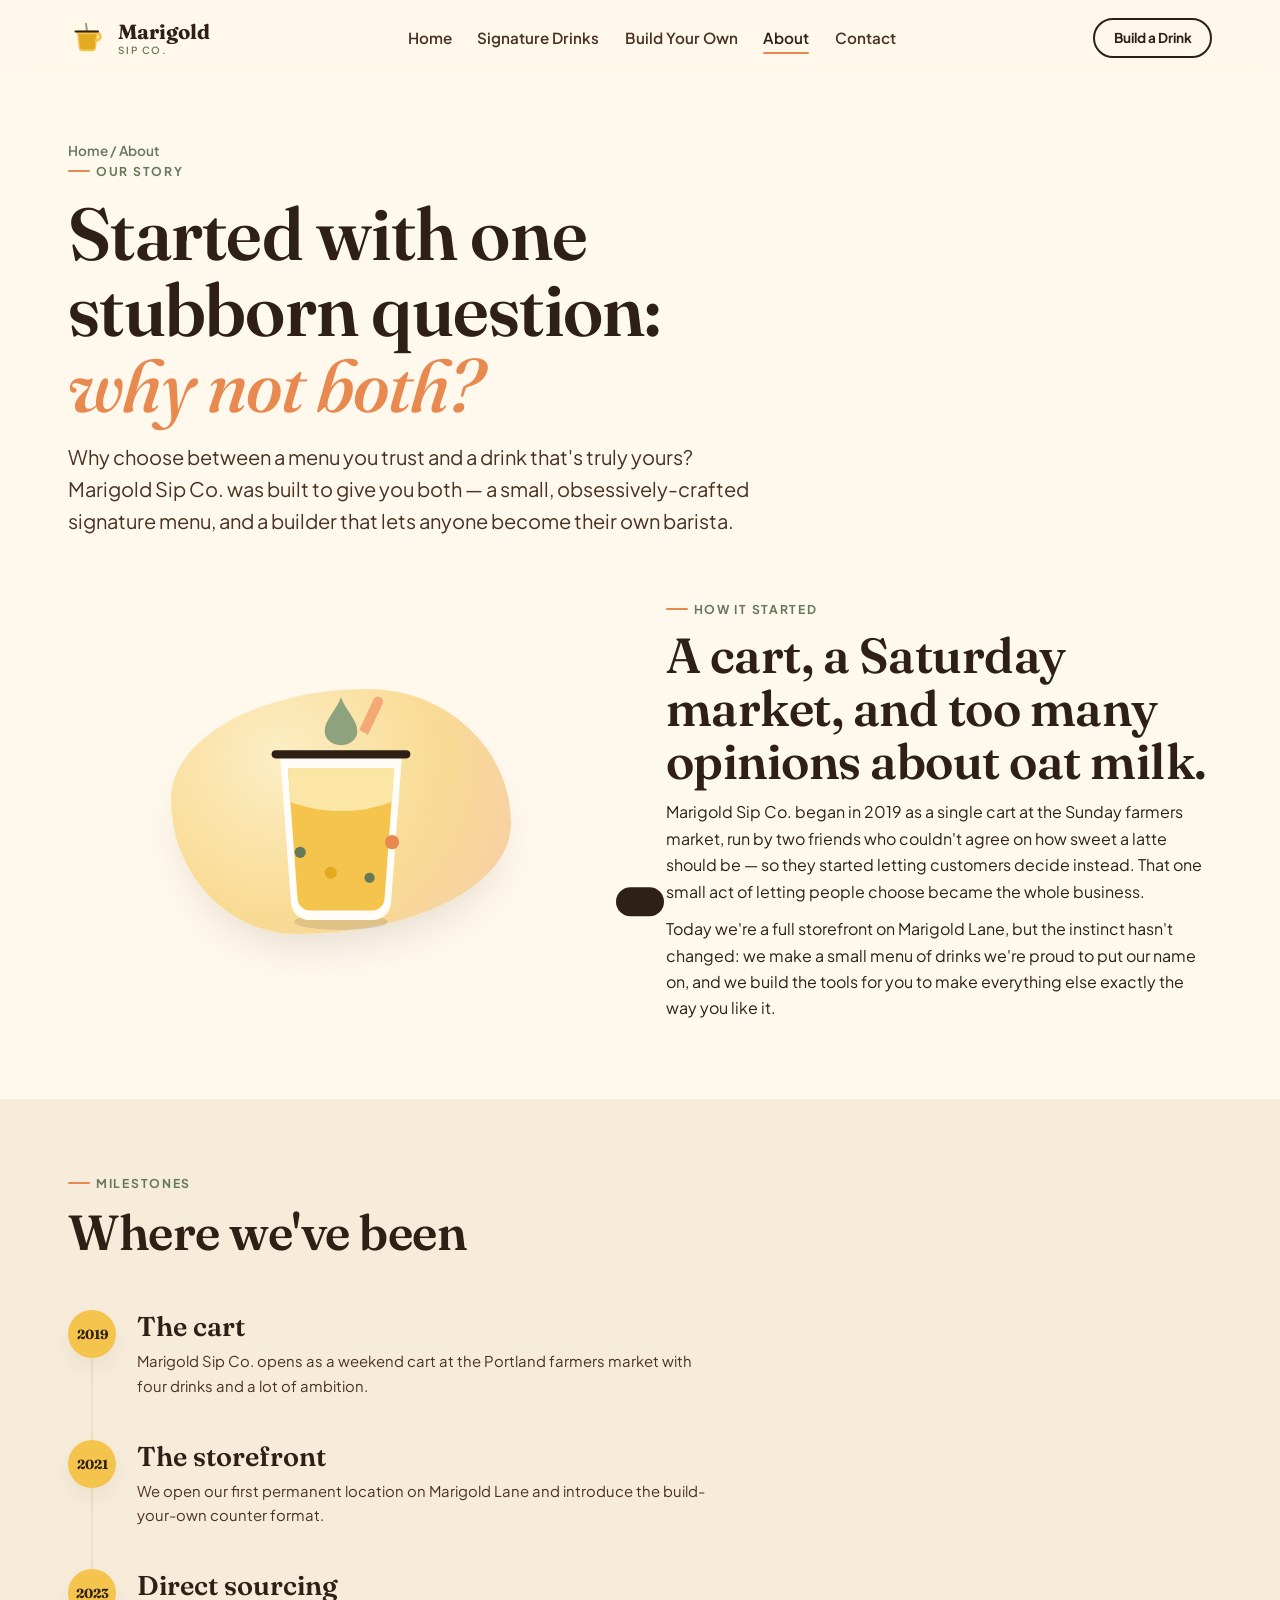
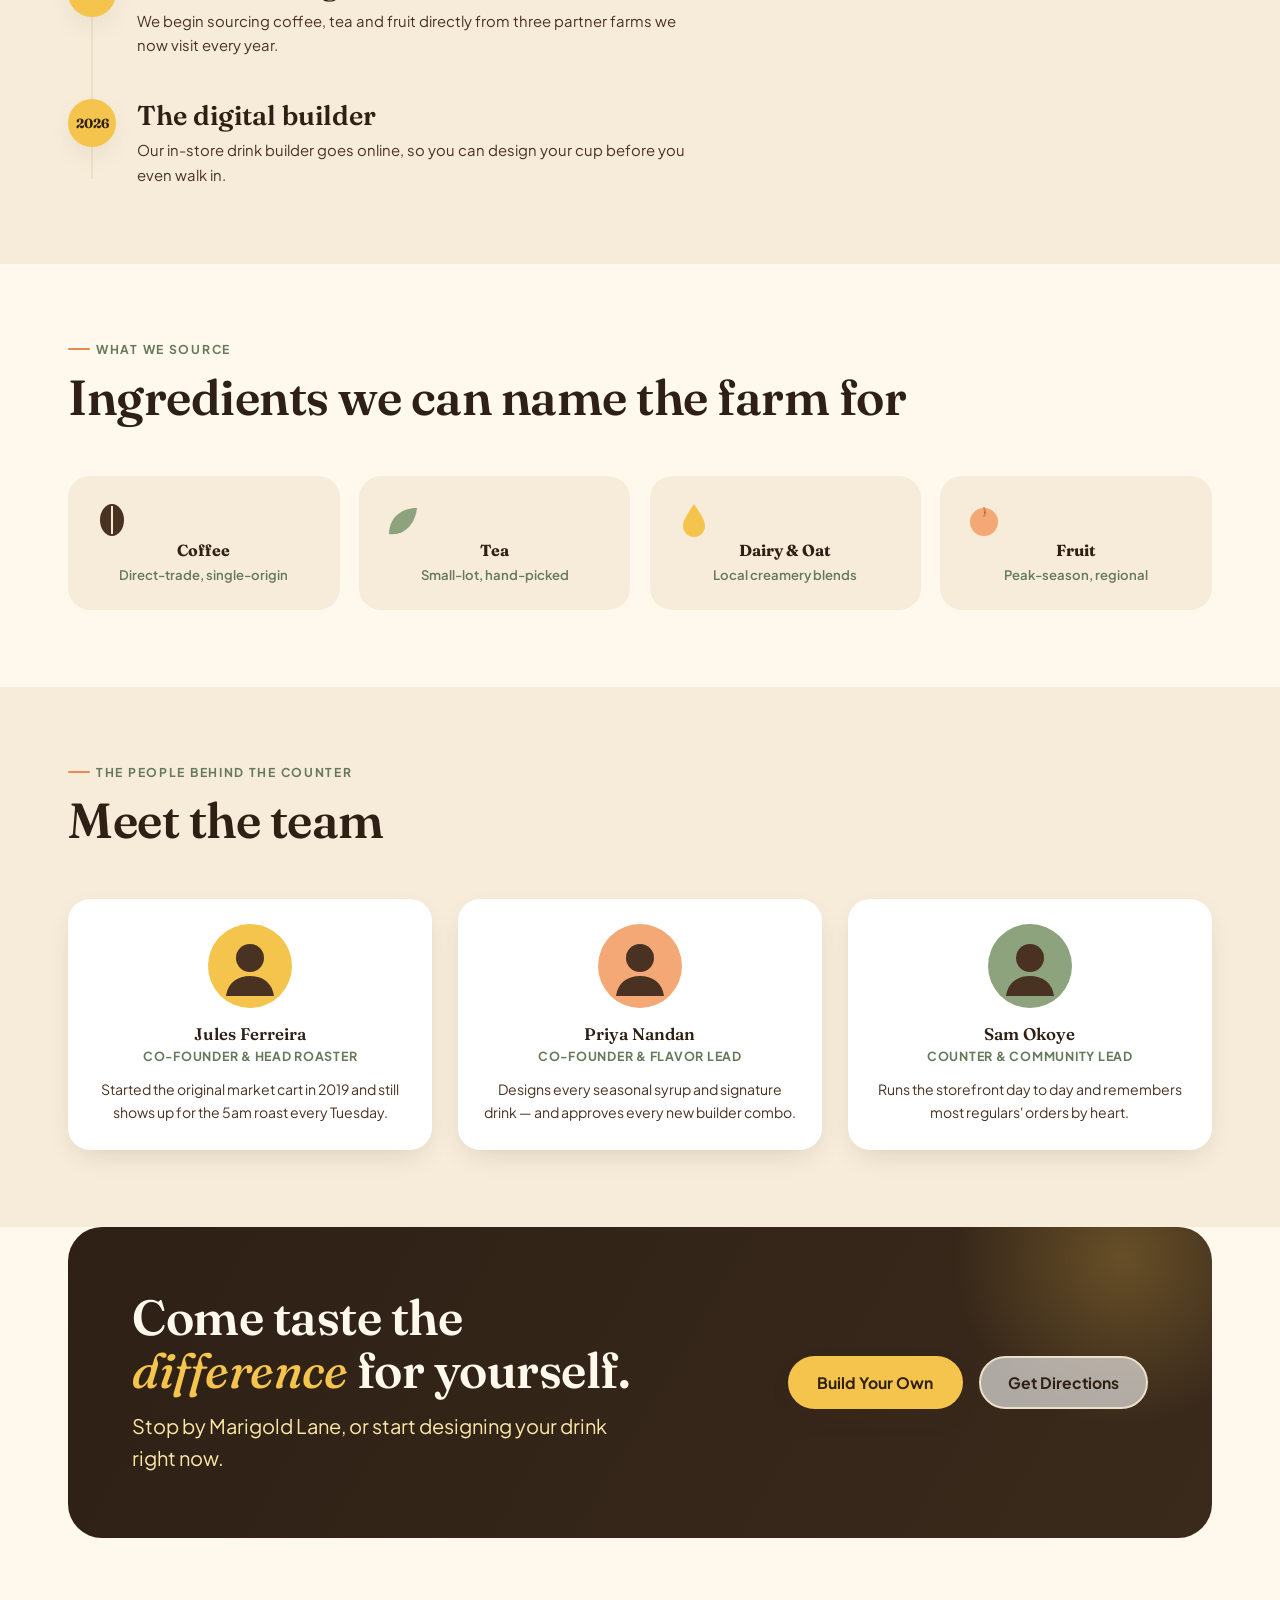
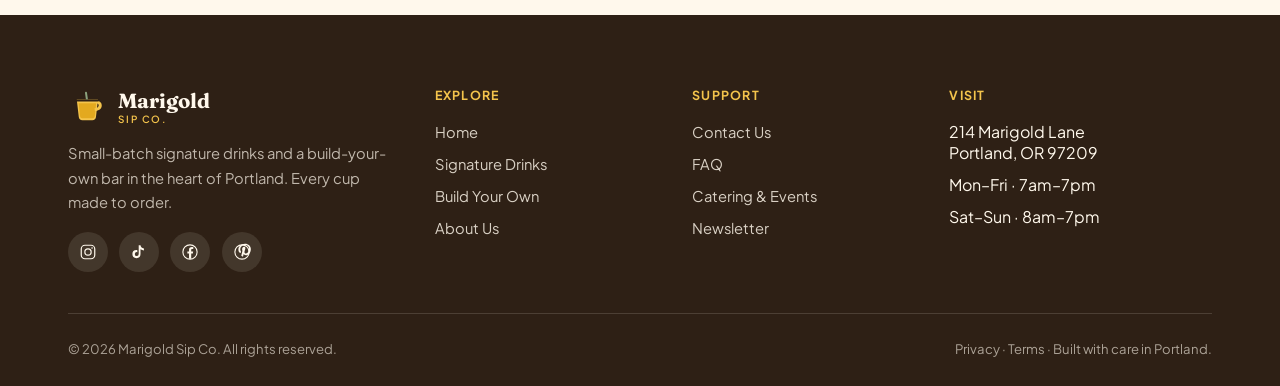
<file: about.html>
<!DOCTYPE html>
<html lang="en">
<head>
<meta charset="UTF-8">
<meta name="viewport" content="width=device-width, initial-scale=1.0">
<title>About Us — Marigold Sip Co.</title>
<meta name="description" content="Meet the team behind Marigold Sip Co. — our story, our sourcing, and why we built a menu you can customize down to the last topping.">
<meta name="theme-color" content="#F4C44C">
<link rel="icon" type="image/svg+xml" href="images/favicon.svg">
<link rel="canonical" href="about.html">
<link rel="preconnect" href="https://fonts.googleapis.com">
<link rel="preconnect" href="https://fonts.gstatic.com" crossorigin>
<link href="https://fonts.googleapis.com/css2?family=Fraunces:ital,opsz,wght@0,9..144,400;0,9..144,600;0,9..144,700;1,9..144,500&family=Plus+Jakarta+Sans:wght@400;500;600;700;800&display=swap" rel="stylesheet">
<link rel="stylesheet" href="css/styles.css">
</head>
<body>

<header class="site-header" id="siteHeader">
  <div class="container header-inner">
    <a href="index.html" class="brand">
      <span class="brand-mark"><img src="images/logo-mark.svg" alt="" width="40" height="40"></span>
      <span>Marigold<br><small>Sip Co.</small></span>
    </a>
    <nav class="nav-links" aria-label="Primary">
      <a href="index.html">Home</a>
      <a href="signature-drinks.html">Signature Drinks</a>
      <a href="build-your-own.html">Build Your Own</a>
      <a href="about.html" class="active">About</a>
      <a href="contact.html">Contact</a>
    </nav>
    <div class="header-cta">
      <a href="build-your-own.html" class="btn btn-outline btn-sm">Build a Drink</a>
      <button class="nav-toggle" id="navToggle" aria-label="Open menu" aria-expanded="false" aria-controls="mobileNav"><span></span></button>
    </div>
  </div>
</header>

<nav class="mobile-nav" id="mobileNav" aria-label="Mobile">
  <a href="index.html">Home</a>
  <a href="signature-drinks.html">Signature Drinks</a>
  <a href="build-your-own.html">Build Your Own</a>
  <a href="about.html">About</a>
  <a href="contact.html">Contact</a>
  <a href="build-your-own.html" class="btn btn-accent">Build a Drink</a>
</nav>

<main id="main">

  <section class="page-hero container">
    <p class="crumb"><a href="index.html">Home</a> / About</p>
    <div class="stack reveal">
      <span class="eyebrow">Our story</span>
      <h1>Started with one stubborn question: <span class="italic-swash">why not both?</span></h1>
      <p class="lede">Why choose between a menu you trust and a drink that's truly yours? Marigold Sip Co. was built to give you both — a small, obsessively-crafted signature menu, and a builder that lets anyone become their own barista.</p>
    </div>
  </section>

  <section class="section" style="padding-top:1rem;">
    <div class="container two-col">
      <div class="reveal" style="display:grid;place-items:center;">
        <div style="position:relative;width:100%;max-width:340px;">
          <div class="hero-blob" style="position:absolute;inset:0;width:100%;height:100%;opacity:0.55;"></div>
          <img src="images/hero-cup.svg" alt="Illustration of a Marigold Sip Co. cup" style="position:relative;z-index:1;width:60%;margin:auto;">
        </div>
      </div>
      <div class="reveal reveal-delay-1 stack-tight">
        <span class="eyebrow">How it started</span>
        <h2>A cart, a Saturday market, and too many opinions about oat milk.</h2>
        <p>Marigold Sip Co. began in 2019 as a single cart at the Sunday farmers market, run by two friends who couldn't agree on how sweet a latte should be — so they started letting customers decide instead. That one small act of letting people choose became the whole business.</p>
        <p>Today we're a full storefront on Marigold Lane, but the instinct hasn't changed: we make a small menu of drinks we're proud to put our name on, and we build the tools for you to make everything else exactly the way you like it.</p>
      </div>
    </div>
  </section>

  <section class="section section-alt">
    <div class="container">
      <div class="section-head reveal">
        <div class="stack">
          <span class="eyebrow">Milestones</span>
          <h2>Where we've been</h2>
        </div>
      </div>
      <div class="timeline">
        <div class="timeline-item reveal">
          <div class="timeline-year">2019</div>
          <div class="timeline-content">
            <h3>The cart</h3>
            <p>Marigold Sip Co. opens as a weekend cart at the Portland farmers market with four drinks and a lot of ambition.</p>
          </div>
        </div>
        <div class="timeline-item reveal reveal-delay-1">
          <div class="timeline-year">2021</div>
          <div class="timeline-content">
            <h3>The storefront</h3>
            <p>We open our first permanent location on Marigold Lane and introduce the build-your-own counter format.</p>
          </div>
        </div>
        <div class="timeline-item reveal reveal-delay-2">
          <div class="timeline-year">2023</div>
          <div class="timeline-content">
            <h3>Direct sourcing</h3>
            <p>We begin sourcing coffee, tea and fruit directly from three partner farms we now visit every year.</p>
          </div>
        </div>
        <div class="timeline-item reveal reveal-delay-3">
          <div class="timeline-year">2026</div>
          <div class="timeline-content">
            <h3>The digital builder</h3>
            <p>Our in-store drink builder goes online, so you can design your cup before you even walk in.</p>
          </div>
        </div>
      </div>
    </div>
  </section>

  <section class="section">
    <div class="container">
      <div class="section-head reveal">
        <div class="stack">
          <span class="eyebrow">What we source</span>
          <h2>Ingredients we can name the farm for</h2>
        </div>
      </div>
      <div class="source-grid">
        <div class="source-card reveal">
          <img src="images/source-coffee.svg" alt="" width="40" height="40">
          <h4>Coffee</h4>
          <p>Direct-trade, single-origin</p>
        </div>
        <div class="source-card reveal reveal-delay-1">
          <img src="images/source-tea.svg" alt="" width="40" height="40">
          <h4>Tea</h4>
          <p>Small-lot, hand-picked</p>
        </div>
        <div class="source-card reveal reveal-delay-2">
          <img src="images/source-dairy.svg" alt="" width="40" height="40">
          <h4>Dairy & Oat</h4>
          <p>Local creamery blends</p>
        </div>
        <div class="source-card reveal reveal-delay-3">
          <img src="images/source-fruit.svg" alt="" width="40" height="40">
          <h4>Fruit</h4>
          <p>Peak-season, regional</p>
        </div>
      </div>
    </div>
  </section>

  <section class="section section-alt">
    <div class="container">
      <div class="section-head reveal">
        <div class="stack">
          <span class="eyebrow">The people behind the counter</span>
          <h2>Meet the team</h2>
        </div>
      </div>
      <div class="team-grid">
        <div class="team-card reveal">
          <div class="team-avatar"><img src="images/team-1.svg" alt="Portrait illustration of Jules Ferreira" width="84" height="84"></div>
          <h3>Jules Ferreira</h3>
          <span class="team-role">Co-Founder & Head Roaster</span>
          <p class="bio">Started the original market cart in 2019 and still shows up for the 5am roast every Tuesday.</p>
        </div>
        <div class="team-card reveal reveal-delay-1">
          <div class="team-avatar"><img src="images/team-2.svg" alt="Portrait illustration of Priya Nandan" width="84" height="84"></div>
          <h3>Priya Nandan</h3>
          <span class="team-role">Co-Founder & Flavor Lead</span>
          <p class="bio">Designs every seasonal syrup and signature drink — and approves every new builder combo.</p>
        </div>
        <div class="team-card reveal reveal-delay-2">
          <div class="team-avatar"><img src="images/team-3.svg" alt="Portrait illustration of Sam Okoye" width="84" height="84"></div>
          <h3>Sam Okoye</h3>
          <span class="team-role">Counter & Community Lead</span>
          <p class="bio">Runs the storefront day to day and remembers most regulars' orders by heart.</p>
        </div>
      </div>
    </div>
  </section>

  <section class="section" style="padding-top:0;">
    <div class="container">
      <div class="cta-band reveal">
        <div class="cta-band-copy">
          <h2>Come taste the <span class="italic-swash" style="color:var(--butter);">difference</span> for yourself.</h2>
          <p class="lede">Stop by Marigold Lane, or start designing your drink right now.</p>
        </div>
        <div class="cta-band-actions">
          <a href="build-your-own.html" class="btn btn-accent">Build Your Own</a>
          <a href="contact.html" class="btn btn-ghost">Get Directions</a>
        </div>
      </div>
    </div>
  </section>

</main>

<footer class="site-footer">
  <div class="container">
    <div class="footer-grid">
      <div class="footer-brand">
        <a href="index.html" class="brand" style="color:var(--cream);">
          <span class="brand-mark"><img src="images/logo-mark.svg" alt="" width="40" height="40"></span>
          <span>Marigold<br><small style="color:var(--butter);">Sip Co.</small></span>
        </a>
        <p>Small-batch signature drinks and a build-your-own bar in the heart of Portland. Every cup made to order.</p>
        <div class="social-row">
          <a href="https://instagram.com" target="_blank" rel="noopener" aria-label="Instagram"><img src="images/social-instagram.svg" alt="" width="18" height="18"></a>
          <a href="https://tiktok.com" target="_blank" rel="noopener" aria-label="TikTok"><img src="images/social-tiktok.svg" alt="" width="18" height="18"></a>
          <a href="https://facebook.com" target="_blank" rel="noopener" aria-label="Facebook"><img src="images/social-facebook.svg" alt="" width="18" height="18"></a>
          <a href="https://pinterest.com" target="_blank" rel="noopener" aria-label="Pinterest"><img src="images/social-pinterest.svg" alt="" width="18" height="18"></a>
        </div>
      </div>
      <div class="footer-col">
        <h4>Explore</h4>
        <ul>
          <li><a href="index.html">Home</a></li>
          <li><a href="signature-drinks.html">Signature Drinks</a></li>
          <li><a href="build-your-own.html">Build Your Own</a></li>
          <li><a href="about.html">About Us</a></li>
        </ul>
      </div>
      <div class="footer-col">
        <h4>Support</h4>
        <ul>
          <li><a href="contact.html">Contact Us</a></li>
          <li><a href="contact.html#faq">FAQ</a></li>
          <li><a href="contact.html#catering">Catering & Events</a></li>
          <li><a href="contact.html#newsletter">Newsletter</a></li>
        </ul>
      </div>
      <div class="footer-col">
        <h4>Visit</h4>
        <ul>
          <li>214 Marigold Lane<br>Portland, OR 97209</li>
          <li>Mon–Fri · 7am–7pm</li>
          <li>Sat–Sun · 8am–7pm</li>
        </ul>
      </div>
    </div>
    <div class="footer-bottom">
      <span>© 2026 Marigold Sip Co. All rights reserved.</span>
      <span><a href="contact.html">Privacy</a> · <a href="contact.html">Terms</a> · Built with care in Portland.</span>
    </div>
  </div>
</footer>

<div class="toast" id="toast"></div>
<script src="js/main.js"></script>
</body>
</html>
</file>
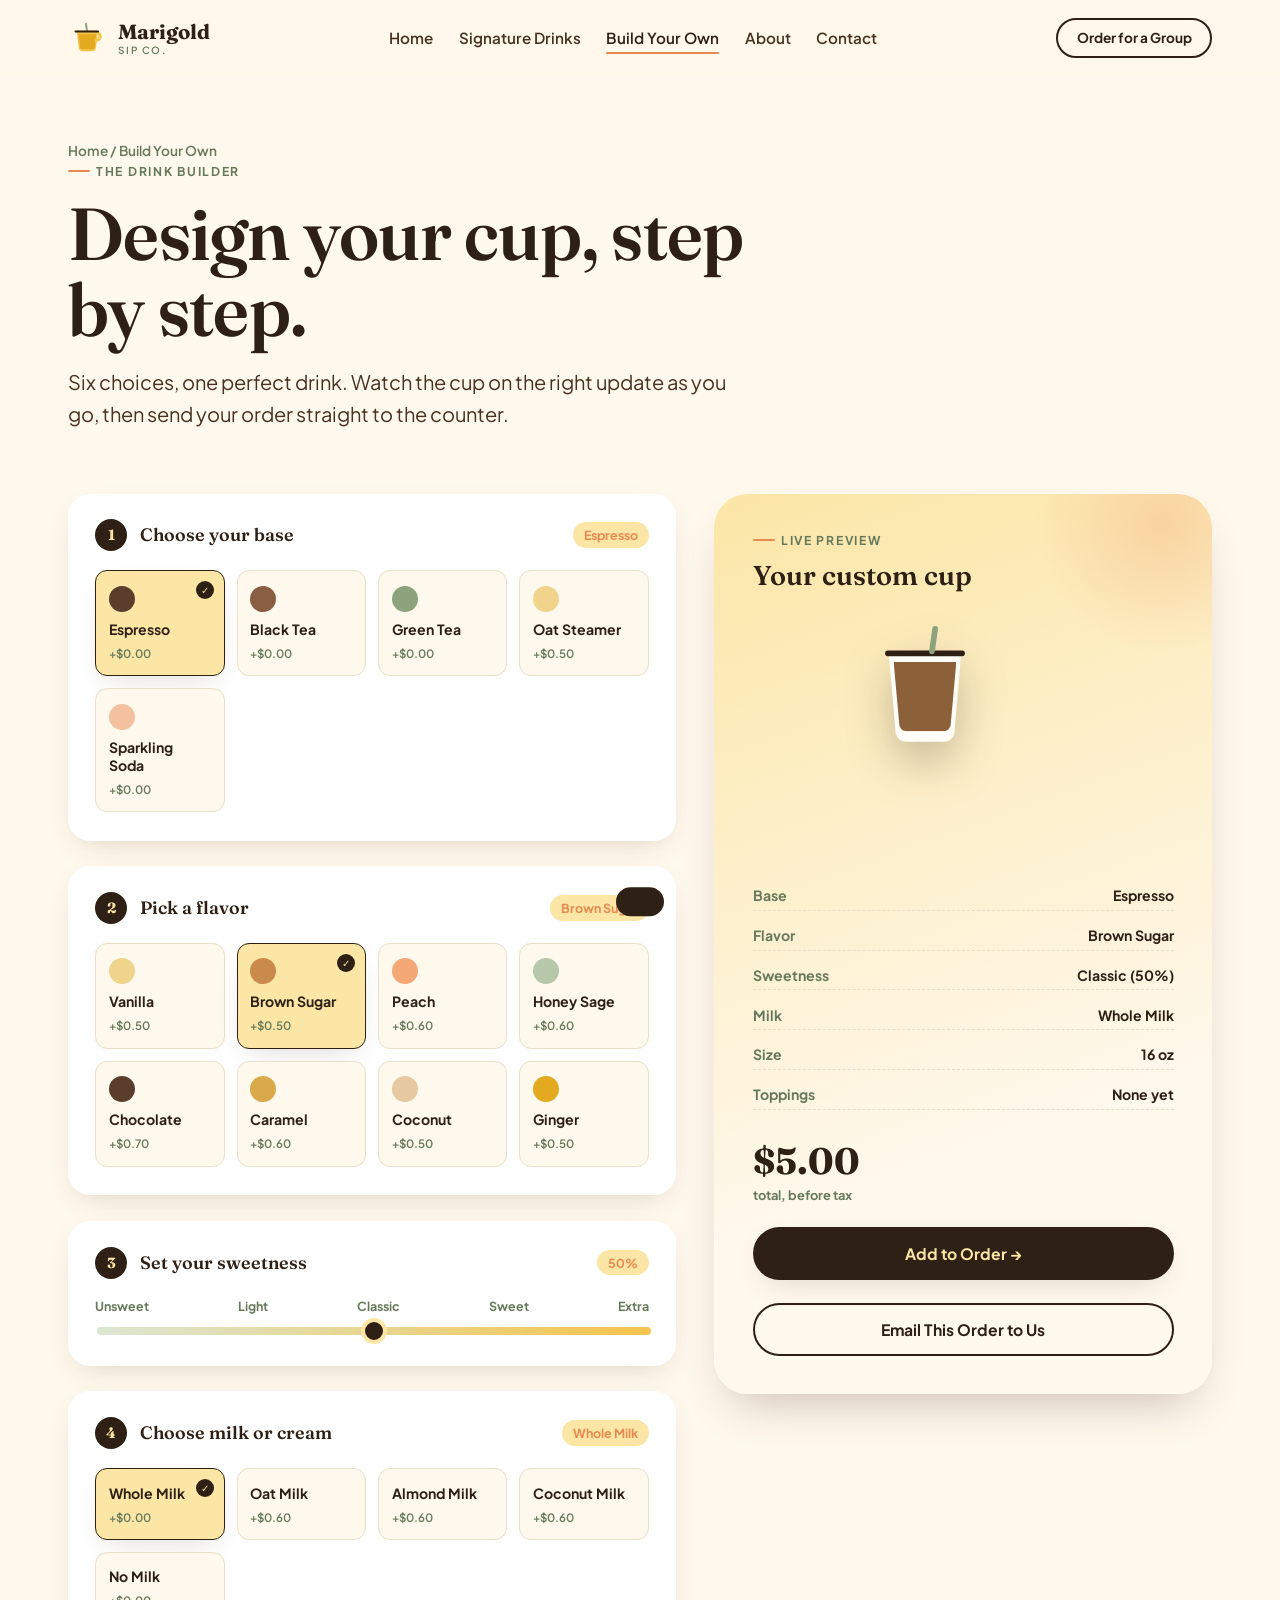
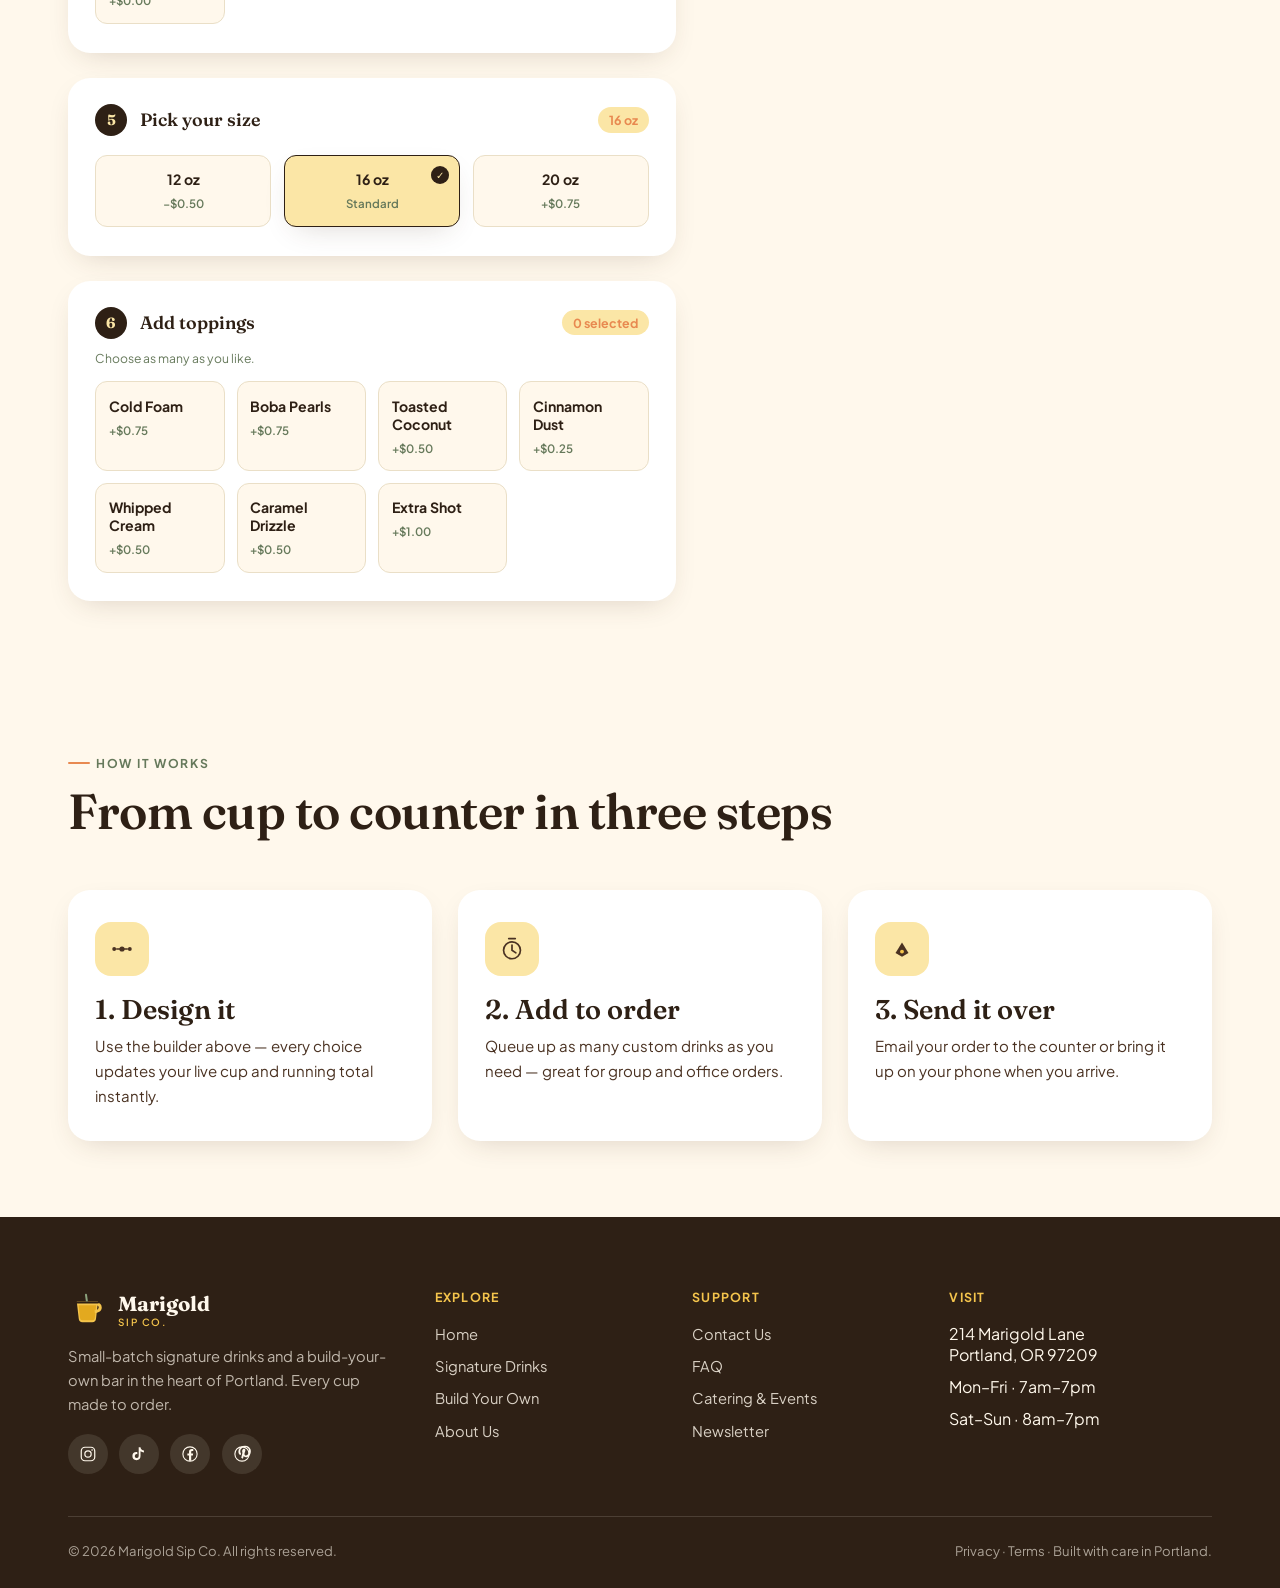
<file: build-your-own.html>
<!DOCTYPE html>
<html lang="en">
<head>
<meta charset="UTF-8">
<meta name="viewport" content="width=device-width, initial-scale=1.0">
<title>Build Your Own Drink — Marigold Sip Co.</title>
<meta name="description" content="Design your own custom beverage at Marigold Sip Co. Choose your base, flavor, sweetness, milk, size and toppings with a live preview, then send your order to the counter.">
<meta name="theme-color" content="#F4C44C">
<link rel="icon" type="image/svg+xml" href="images/favicon.svg">
<link rel="canonical" href="build-your-own.html">
<link rel="preconnect" href="https://fonts.googleapis.com">
<link rel="preconnect" href="https://fonts.gstatic.com" crossorigin>
<link href="https://fonts.googleapis.com/css2?family=Fraunces:ital,opsz,wght@0,9..144,400;0,9..144,600;0,9..144,700;1,9..144,500&family=Plus+Jakarta+Sans:wght@400;500;600;700;800&display=swap" rel="stylesheet">
<link rel="stylesheet" href="css/styles.css">
</head>
<body>

<header class="site-header" id="siteHeader">
  <div class="container header-inner">
    <a href="index.html" class="brand">
      <span class="brand-mark"><img src="images/logo-mark.svg" alt="" width="40" height="40"></span>
      <span>Marigold<br><small>Sip Co.</small></span>
    </a>
    <nav class="nav-links" aria-label="Primary">
      <a href="index.html">Home</a>
      <a href="signature-drinks.html">Signature Drinks</a>
      <a href="build-your-own.html" class="active">Build Your Own</a>
      <a href="about.html">About</a>
      <a href="contact.html">Contact</a>
    </nav>
    <div class="header-cta">
      <a href="contact.html" class="btn btn-outline btn-sm">Order for a Group</a>
      <button class="nav-toggle" id="navToggle" aria-label="Open menu" aria-expanded="false" aria-controls="mobileNav"><span></span></button>
    </div>
  </div>
</header>

<nav class="mobile-nav" id="mobileNav" aria-label="Mobile">
  <a href="index.html">Home</a>
  <a href="signature-drinks.html">Signature Drinks</a>
  <a href="build-your-own.html">Build Your Own</a>
  <a href="about.html">About</a>
  <a href="contact.html">Contact</a>
  <a href="contact.html" class="btn btn-accent">Order for a Group</a>
</nav>

<main id="main">

  <section class="page-hero container">
    <p class="crumb"><a href="index.html">Home</a> / Build Your Own</p>
    <div class="stack reveal">
      <span class="eyebrow">The drink builder</span>
      <h1>Design your cup, step by step.</h1>
      <p class="lede">Six choices, one perfect drink. Watch the cup on the right update as you go, then send your order straight to the counter.</p>
    </div>
  </section>

  <section class="section" style="padding-top:1rem;">
    <div class="container builder-layout">

      <!-- ============ STEPS ============ -->
      <div class="builder-steps">

        <!-- STEP 1: BASE -->
        <div class="builder-card reveal">
          <div class="builder-card-head">
            <span class="step-num">1</span>
            <h3>Choose your base</h3>
            <span class="opt-summary" id="summaryBase">Espresso</span>
          </div>
          <div class="option-grid" id="optBase" role="radiogroup" aria-label="Base">
            <button class="option-tile is-selected" data-group="base" data-value="Espresso" data-price="0" data-color="#5A3D2B">
              <span class="swatch" style="background:#5A3D2B;"></span><span class="opt-name">Espresso</span><span class="opt-meta">+$0.00</span><span class="check">✓</span>
            </button>
            <button class="option-tile" data-group="base" data-value="Black Tea" data-price="0" data-color="#8A5E43">
              <span class="swatch" style="background:#8A5E43;"></span><span class="opt-name">Black Tea</span><span class="opt-meta">+$0.00</span><span class="check">✓</span>
            </button>
            <button class="option-tile" data-group="base" data-value="Green Tea" data-price="0" data-color="#8CA37E">
              <span class="swatch" style="background:#8CA37E;"></span><span class="opt-name">Green Tea</span><span class="opt-meta">+$0.00</span><span class="check">✓</span>
            </button>
            <button class="option-tile" data-group="base" data-value="Oat Milk Steamer" data-price="0.5" data-color="#F1D48C">
              <span class="swatch" style="background:#F1D48C;"></span><span class="opt-name">Oat Steamer</span><span class="opt-meta">+$0.50</span><span class="check">✓</span>
            </button>
            <button class="option-tile" data-group="base" data-value="Sparkling Soda" data-price="0" data-color="#F3C1A0">
              <span class="swatch" style="background:#F3C1A0;"></span><span class="opt-name">Sparkling Soda</span><span class="opt-meta">+$0.00</span><span class="check">✓</span>
            </button>
          </div>
        </div>

        <!-- STEP 2: FLAVOR -->
        <div class="builder-card reveal reveal-delay-1">
          <div class="builder-card-head">
            <span class="step-num">2</span>
            <h3>Pick a flavor</h3>
            <span class="opt-summary" id="summaryFlavor">Brown Sugar</span>
          </div>
          <div class="option-grid" id="optFlavor" role="radiogroup" aria-label="Flavor">
            <button class="option-tile" data-group="flavor" data-value="Vanilla" data-price="0.5" data-color="#F1D48C">
              <span class="swatch" style="background:#F1D48C;"></span><span class="opt-name">Vanilla</span><span class="opt-meta">+$0.50</span><span class="check">✓</span>
            </button>
            <button class="option-tile is-selected" data-group="flavor" data-value="Brown Sugar" data-price="0.5" data-color="#C98A4B">
              <span class="swatch" style="background:#C98A4B;"></span><span class="opt-name">Brown Sugar</span><span class="opt-meta">+$0.50</span><span class="check">✓</span>
            </button>
            <button class="option-tile" data-group="flavor" data-value="Peach" data-price="0.6" data-color="#F3A876">
              <span class="swatch" style="background:#F3A876;"></span><span class="opt-name">Peach</span><span class="opt-meta">+$0.60</span><span class="check">✓</span>
            </button>
            <button class="option-tile" data-group="flavor" data-value="Honey Sage" data-price="0.6" data-color="#B7C7AA">
              <span class="swatch" style="background:#B7C7AA;"></span><span class="opt-name">Honey Sage</span><span class="opt-meta">+$0.60</span><span class="check">✓</span>
            </button>
            <button class="option-tile" data-group="flavor" data-value="Chocolate" data-price="0.7" data-color="#5A3D2B">
              <span class="swatch" style="background:#5A3D2B;"></span><span class="opt-name">Chocolate</span><span class="opt-meta">+$0.70</span><span class="check">✓</span>
            </button>
            <button class="option-tile" data-group="flavor" data-value="Caramel" data-price="0.6" data-color="#D9A94A">
              <span class="swatch" style="background:#D9A94A;"></span><span class="opt-name">Caramel</span><span class="opt-meta">+$0.60</span><span class="check">✓</span>
            </button>
            <button class="option-tile" data-group="flavor" data-value="Coconut" data-price="0.5" data-color="#E6C9A3">
              <span class="swatch" style="background:#E6C9A3;"></span><span class="opt-name">Coconut</span><span class="opt-meta">+$0.50</span><span class="check">✓</span>
            </button>
            <button class="option-tile" data-group="flavor" data-value="Ginger" data-price="0.5" data-color="#E3A91F">
              <span class="swatch" style="background:#E3A91F;"></span><span class="opt-name">Ginger</span><span class="opt-meta">+$0.50</span><span class="check">✓</span>
            </button>
          </div>
        </div>

        <!-- STEP 3: SWEETNESS -->
        <div class="builder-card reveal reveal-delay-2">
          <div class="builder-card-head">
            <span class="step-num">3</span>
            <h3>Set your sweetness</h3>
            <span class="opt-summary" id="summarySweet">50%</span>
          </div>
          <div class="slider-wrap">
            <div class="slider-labels"><span>Unsweet</span><span>Light</span><span>Classic</span><span>Sweet</span><span>Extra</span></div>
            <input type="range" id="sweetnessSlider" min="0" max="100" step="25" value="50" aria-label="Sweetness level">
          </div>
        </div>

        <!-- STEP 4: MILK -->
        <div class="builder-card reveal reveal-delay-3">
          <div class="builder-card-head">
            <span class="step-num">4</span>
            <h3>Choose milk or cream</h3>
            <span class="opt-summary" id="summaryMilk">Whole Milk</span>
          </div>
          <div class="option-grid" id="optMilk" role="radiogroup" aria-label="Milk">
            <button class="option-tile is-selected" data-group="milk" data-value="Whole Milk" data-price="0">
              <span class="opt-name">Whole Milk</span><span class="opt-meta">+$0.00</span><span class="check">✓</span>
            </button>
            <button class="option-tile" data-group="milk" data-value="Oat Milk" data-price="0.6">
              <span class="opt-name">Oat Milk</span><span class="opt-meta">+$0.60</span><span class="check">✓</span>
            </button>
            <button class="option-tile" data-group="milk" data-value="Almond Milk" data-price="0.6">
              <span class="opt-name">Almond Milk</span><span class="opt-meta">+$0.60</span><span class="check">✓</span>
            </button>
            <button class="option-tile" data-group="milk" data-value="Coconut Milk" data-price="0.6">
              <span class="opt-name">Coconut Milk</span><span class="opt-meta">+$0.60</span><span class="check">✓</span>
            </button>
            <button class="option-tile" data-group="milk" data-value="No Milk" data-price="0">
              <span class="opt-name">No Milk</span><span class="opt-meta">+$0.00</span><span class="check">✓</span>
            </button>
          </div>
        </div>

        <!-- STEP 5: SIZE -->
        <div class="builder-card reveal">
          <div class="builder-card-head">
            <span class="step-num">5</span>
            <h3>Pick your size</h3>
            <span class="opt-summary" id="summarySize">16 oz</span>
          </div>
          <div class="size-row" id="optSize" role="radiogroup" aria-label="Size">
            <button class="option-tile" data-group="size" data-value="12 oz" data-price="-0.5" data-scale="0.85">
              <span class="opt-name">12 oz</span><span class="opt-meta">−$0.50</span><span class="check">✓</span>
            </button>
            <button class="option-tile is-selected" data-group="size" data-value="16 oz" data-price="0" data-scale="1">
              <span class="opt-name">16 oz</span><span class="opt-meta">Standard</span><span class="check">✓</span>
            </button>
            <button class="option-tile" data-group="size" data-value="20 oz" data-price="0.75" data-scale="1.12">
              <span class="opt-name">20 oz</span><span class="opt-meta">+$0.75</span><span class="check">✓</span>
            </button>
          </div>
        </div>

        <!-- STEP 6: TOPPINGS -->
        <div class="builder-card reveal reveal-delay-1">
          <div class="builder-card-head">
            <span class="step-num">6</span>
            <h3>Add toppings</h3>
            <span class="opt-summary" id="summaryToppingsCount">0 selected</span>
          </div>
          <p class="multi-select-hint">Choose as many as you like.</p>
          <div class="option-grid" id="optToppings">
            <button class="option-tile" data-group="topping" data-value="Cold Foam" data-price="0.75">
              <span class="opt-name">Cold Foam</span><span class="opt-meta">+$0.75</span><span class="check">✓</span>
            </button>
            <button class="option-tile" data-group="topping" data-value="Boba Pearls" data-price="0.75">
              <span class="opt-name">Boba Pearls</span><span class="opt-meta">+$0.75</span><span class="check">✓</span>
            </button>
            <button class="option-tile" data-group="topping" data-value="Toasted Coconut" data-price="0.5">
              <span class="opt-name">Toasted Coconut</span><span class="opt-meta">+$0.50</span><span class="check">✓</span>
            </button>
            <button class="option-tile" data-group="topping" data-value="Cinnamon Dust" data-price="0.25">
              <span class="opt-name">Cinnamon Dust</span><span class="opt-meta">+$0.25</span><span class="check">✓</span>
            </button>
            <button class="option-tile" data-group="topping" data-value="Whipped Cream" data-price="0.5">
              <span class="opt-name">Whipped Cream</span><span class="opt-meta">+$0.50</span><span class="check">✓</span>
            </button>
            <button class="option-tile" data-group="topping" data-value="Caramel Drizzle" data-price="0.5">
              <span class="opt-name">Caramel Drizzle</span><span class="opt-meta">+$0.50</span><span class="check">✓</span>
            </button>
            <button class="option-tile" data-group="topping" data-value="Extra Espresso Shot" data-price="1">
              <span class="opt-name">Extra Shot</span><span class="opt-meta">+$1.00</span><span class="check">✓</span>
            </button>
          </div>
        </div>

      </div>

      <!-- ============ LIVE PREVIEW ============ -->
      <aside class="preview-panel reveal reveal-delay-2" aria-live="polite">
        <div class="stack-tight">
          <span class="eyebrow">Live preview</span>
          <h3>Your custom cup</h3>
        </div>

        <div class="preview-cup-wrap">
          <svg id="cupScaleGroupSvg" viewBox="0 0 200 240" style="transition:transform .4s cubic-bezier(.22,.9,.28,1);">
            <defs>
              <clipPath id="cupClip">
                <path d="M27 42h66l-6 66.4A7.4 7.4 0 0 1 79.65 115H40.35a7.4 7.4 0 0 1-7.35-6.6L27 42z"/>
              </clipPath>
            </defs>
            <!-- cup body -->
            <path d="M22 34h76l-7 82.6A11 11 0 0 1 80.06 126H39.94a11 11 0 0 1-10.94-9.4L22 34z" fill="#FFFDF8"/>
            <!-- liquid, clipped -->
            <g clip-path="url(#cupClip)">
              <rect id="previewLiquid" x="27" y="42" width="66" height="74" fill="#C98A4B"/>
              <!-- cold foam layer -->
              <rect id="previewFoam" x="27" y="42" width="66" height="14" fill="#FFFDF8" opacity="0" />
              <!-- boba pearls -->
              <g id="previewBoba" opacity="0">
                <circle cx="38" cy="106" r="4.2" fill="#2E2015"/>
                <circle cx="50" cy="110" r="4.2" fill="#2E2015"/>
                <circle cx="62" cy="105" r="4.2" fill="#2E2015"/>
                <circle cx="74" cy="109" r="4.2" fill="#2E2015"/>
                <circle cx="84" cy="104" r="4.2" fill="#2E2015"/>
              </g>
              <!-- toasted coconut -->
              <g id="previewCoconut" opacity="0">
                <circle cx="42" cy="48" r="2" fill="#FFFDF8"/>
                <circle cx="55" cy="45" r="2" fill="#FFFDF8"/>
                <circle cx="68" cy="49" r="2" fill="#FFFDF8"/>
                <circle cx="80" cy="46" r="2" fill="#FFFDF8"/>
              </g>
              <!-- cinnamon dust -->
              <g id="previewCinnamon" opacity="0">
                <circle cx="45" cy="47" r="1.2" fill="#8A5E43"/>
                <circle cx="58" cy="44" r="1.2" fill="#8A5E43"/>
                <circle cx="70" cy="48" r="1.2" fill="#8A5E43"/>
                <circle cx="82" cy="45" r="1.2" fill="#8A5E43"/>
                <circle cx="36" cy="45" r="1.2" fill="#8A5E43"/>
              </g>
            </g>
            <!-- whipped cream swirl (sits above cup rim) -->
            <g id="previewWhip" opacity="0">
              <ellipse cx="60" cy="40" rx="22" ry="9" fill="#FFFDF8"/>
              <ellipse cx="60" cy="33" rx="15" ry="7" fill="#FFFDF8"/>
              <ellipse cx="60" cy="27" rx="8" ry="5" fill="#FFFDF8"/>
            </g>
            <!-- caramel drizzle -->
            <path id="previewDrizzle" opacity="0" d="M40 34c4 3 2 6 6 7s3-5 7-4 1 6 6 6 3-6 8-5 2 6 7 5" stroke="#C98A4B" stroke-width="2" fill="none" stroke-linecap="round"/>
            <!-- lid rim -->
            <rect x="18" y="30" width="84" height="6" rx="3" fill="#2E2015"/>
            <!-- straw -->
            <rect x="66" y="4" width="6" height="30" rx="3" fill="#8CA37E" transform="rotate(8 69 19)"/>
          </svg>
        </div>

        <div class="preview-summary">
          <div class="row"><span>Base</span><span id="rowBase">Espresso</span></div>
          <div class="row"><span>Flavor</span><span id="rowFlavor">Brown Sugar</span></div>
          <div class="row"><span>Sweetness</span><span id="rowSweet">50%</span></div>
          <div class="row"><span>Milk</span><span id="rowMilk">Whole Milk</span></div>
          <div class="row"><span>Size</span><span id="rowSize">16 oz</span></div>
          <div class="row"><span>Toppings</span><span id="rowToppings">None yet</span></div>
        </div>

        <div class="preview-price">
          <div><strong id="previewTotal">$5.50</strong><br><span>total, before tax</span></div>
        </div>

        <button class="btn btn-primary btn-block" id="addToOrderBtn" type="button">Add to Order →</button>
        <a class="btn btn-outline btn-block" id="emailOrderBtn" href="#">Email This Order to Us</a>
      </aside>

    </div>
  </section>

  <!-- ORDER SUMMARY -->
  <section class="section section-alt" id="orderSummarySection" style="display:none;">
    <div class="container">
      <div class="section-head reveal">
        <div class="stack">
          <span class="eyebrow">Your order</span>
          <h2>Ready when you are</h2>
        </div>
        <button class="btn btn-ghost btn-sm" id="clearOrderBtn">Clear order</button>
      </div>
      <div id="orderList" style="display:flex;flex-direction:column;gap:0.8rem;max-width:720px;"></div>
      <div style="display:flex;justify-content:space-between;align-items:center;max-width:720px;margin-top:1.4rem;padding-top:1.2rem;border-top:1px dashed var(--cream-line);">
        <strong style="font-family:var(--font-display);font-size:1.3rem;">Order total: <span id="orderGrandTotal">$0.00</span></strong>
        <a href="contact.html" class="btn btn-accent">Send to Counter →</a>
      </div>
    </div>
  </section>

  <section class="section">
    <div class="container">
      <div class="section-head reveal">
        <div class="stack">
          <span class="eyebrow">How it works</span>
          <h2>From cup to counter in three steps</h2>
        </div>
      </div>
      <div class="value-grid">
        <div class="value-card reveal">
          <div class="icon-wrap"><img src="images/icon-custom.svg" alt="" width="26" height="26"></div>
          <h3>1. Design it</h3>
          <p>Use the builder above — every choice updates your live cup and running total instantly.</p>
        </div>
        <div class="value-card reveal reveal-delay-1">
          <div class="icon-wrap"><img src="images/icon-timer.svg" alt="" width="26" height="26"></div>
          <h3>2. Add to order</h3>
          <p>Queue up as many custom drinks as you need — great for group and office orders.</p>
        </div>
        <div class="value-card reveal reveal-delay-2">
          <div class="icon-wrap"><img src="images/icon-craft.svg" alt="" width="26" height="26"></div>
          <h3>3. Send it over</h3>
          <p>Email your order to the counter or bring it up on your phone when you arrive.</p>
        </div>
      </div>
    </div>
  </section>

</main>

<footer class="site-footer">
  <div class="container">
    <div class="footer-grid">
      <div class="footer-brand">
        <a href="index.html" class="brand" style="color:var(--cream);">
          <span class="brand-mark"><img src="images/logo-mark.svg" alt="" width="40" height="40"></span>
          <span>Marigold<br><small style="color:var(--butter);">Sip Co.</small></span>
        </a>
        <p>Small-batch signature drinks and a build-your-own bar in the heart of Portland. Every cup made to order.</p>
        <div class="social-row">
          <a href="https://instagram.com" target="_blank" rel="noopener" aria-label="Instagram"><img src="images/social-instagram.svg" alt="" width="18" height="18"></a>
          <a href="https://tiktok.com" target="_blank" rel="noopener" aria-label="TikTok"><img src="images/social-tiktok.svg" alt="" width="18" height="18"></a>
          <a href="https://facebook.com" target="_blank" rel="noopener" aria-label="Facebook"><img src="images/social-facebook.svg" alt="" width="18" height="18"></a>
          <a href="https://pinterest.com" target="_blank" rel="noopener" aria-label="Pinterest"><img src="images/social-pinterest.svg" alt="" width="18" height="18"></a>
        </div>
      </div>
      <div class="footer-col">
        <h4>Explore</h4>
        <ul>
          <li><a href="index.html">Home</a></li>
          <li><a href="signature-drinks.html">Signature Drinks</a></li>
          <li><a href="build-your-own.html">Build Your Own</a></li>
          <li><a href="about.html">About Us</a></li>
        </ul>
      </div>
      <div class="footer-col">
        <h4>Support</h4>
        <ul>
          <li><a href="contact.html">Contact Us</a></li>
          <li><a href="contact.html#faq">FAQ</a></li>
          <li><a href="contact.html#catering">Catering & Events</a></li>
          <li><a href="contact.html#newsletter">Newsletter</a></li>
        </ul>
      </div>
      <div class="footer-col">
        <h4>Visit</h4>
        <ul>
          <li>214 Marigold Lane<br>Portland, OR 97209</li>
          <li>Mon–Fri · 7am–7pm</li>
          <li>Sat–Sun · 8am–7pm</li>
        </ul>
      </div>
    </div>
    <div class="footer-bottom">
      <span>© 2026 Marigold Sip Co. All rights reserved.</span>
      <span><a href="contact.html">Privacy</a> · <a href="contact.html">Terms</a> · Built with care in Portland.</span>
    </div>
  </div>
</footer>

<div class="toast" id="toast"></div>
<script src="js/main.js"></script>
<script src="js/builder.js"></script>
</body>
</html>
</file>
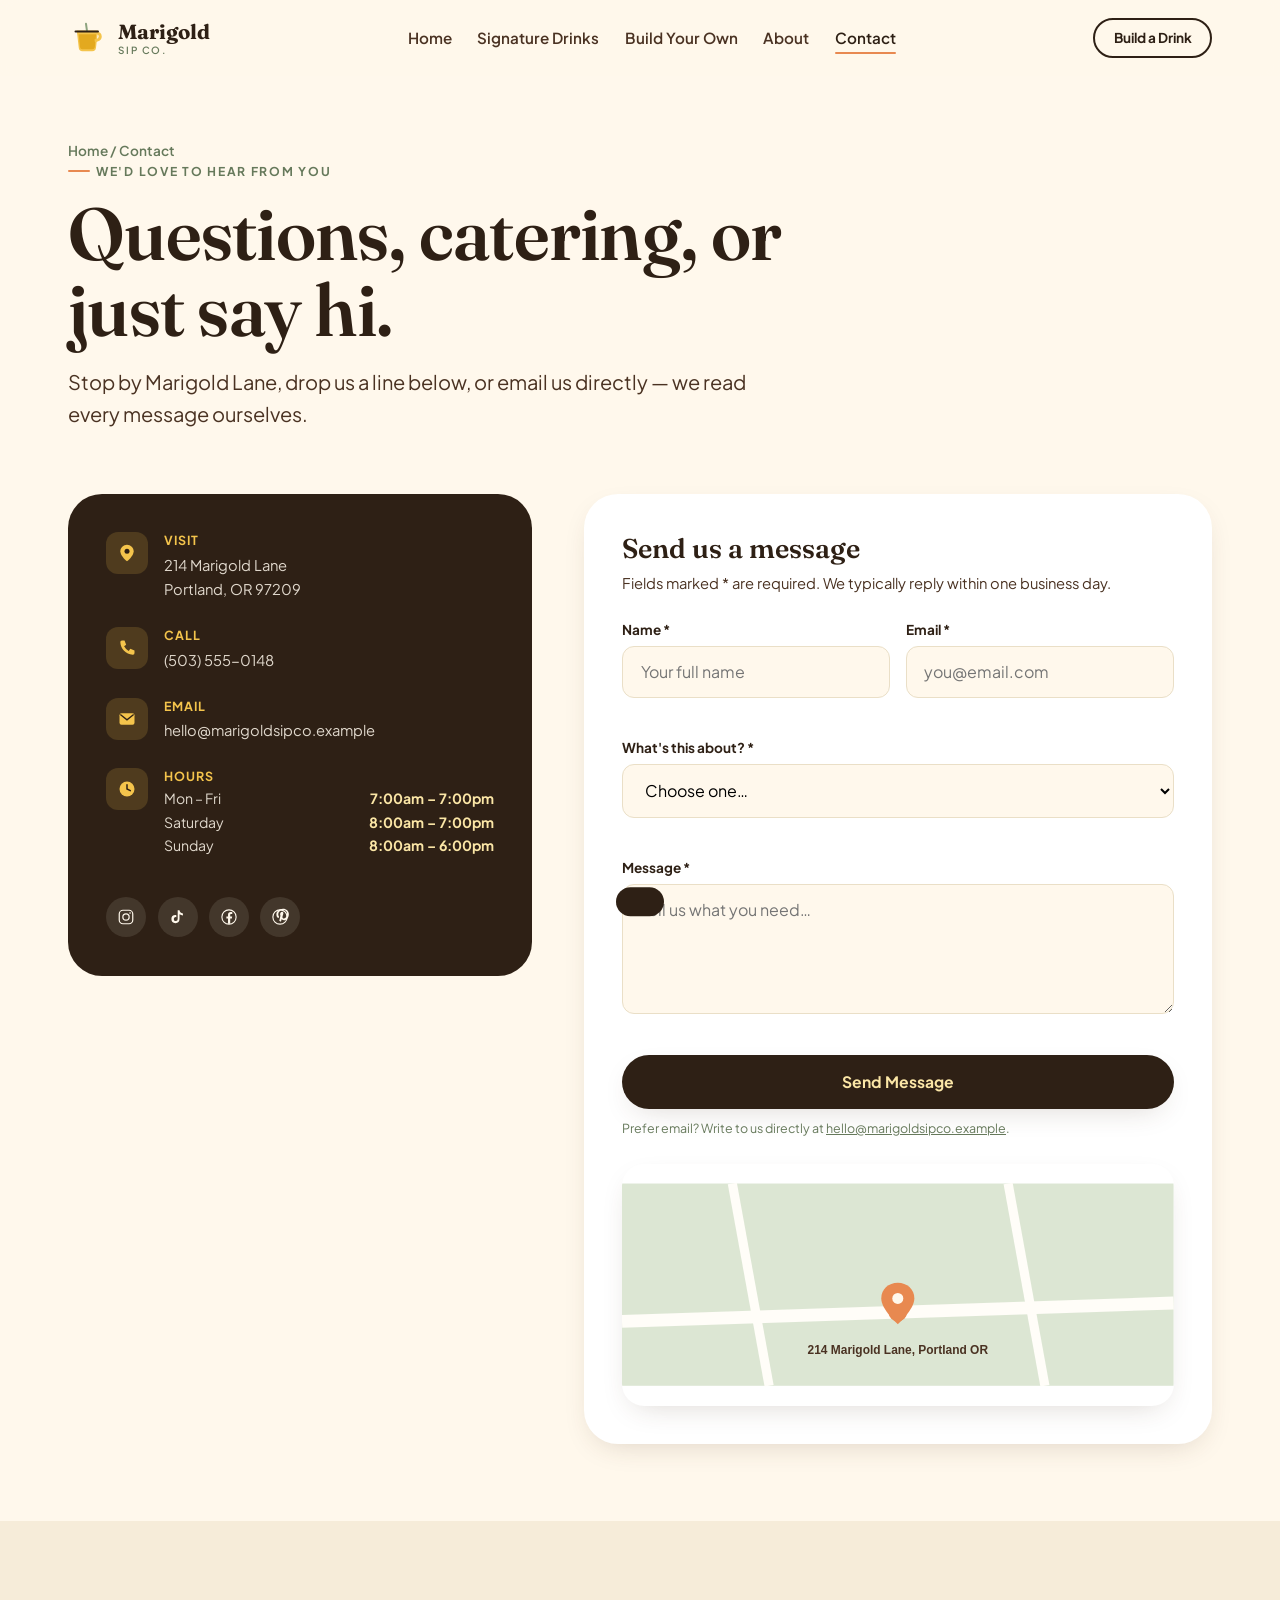
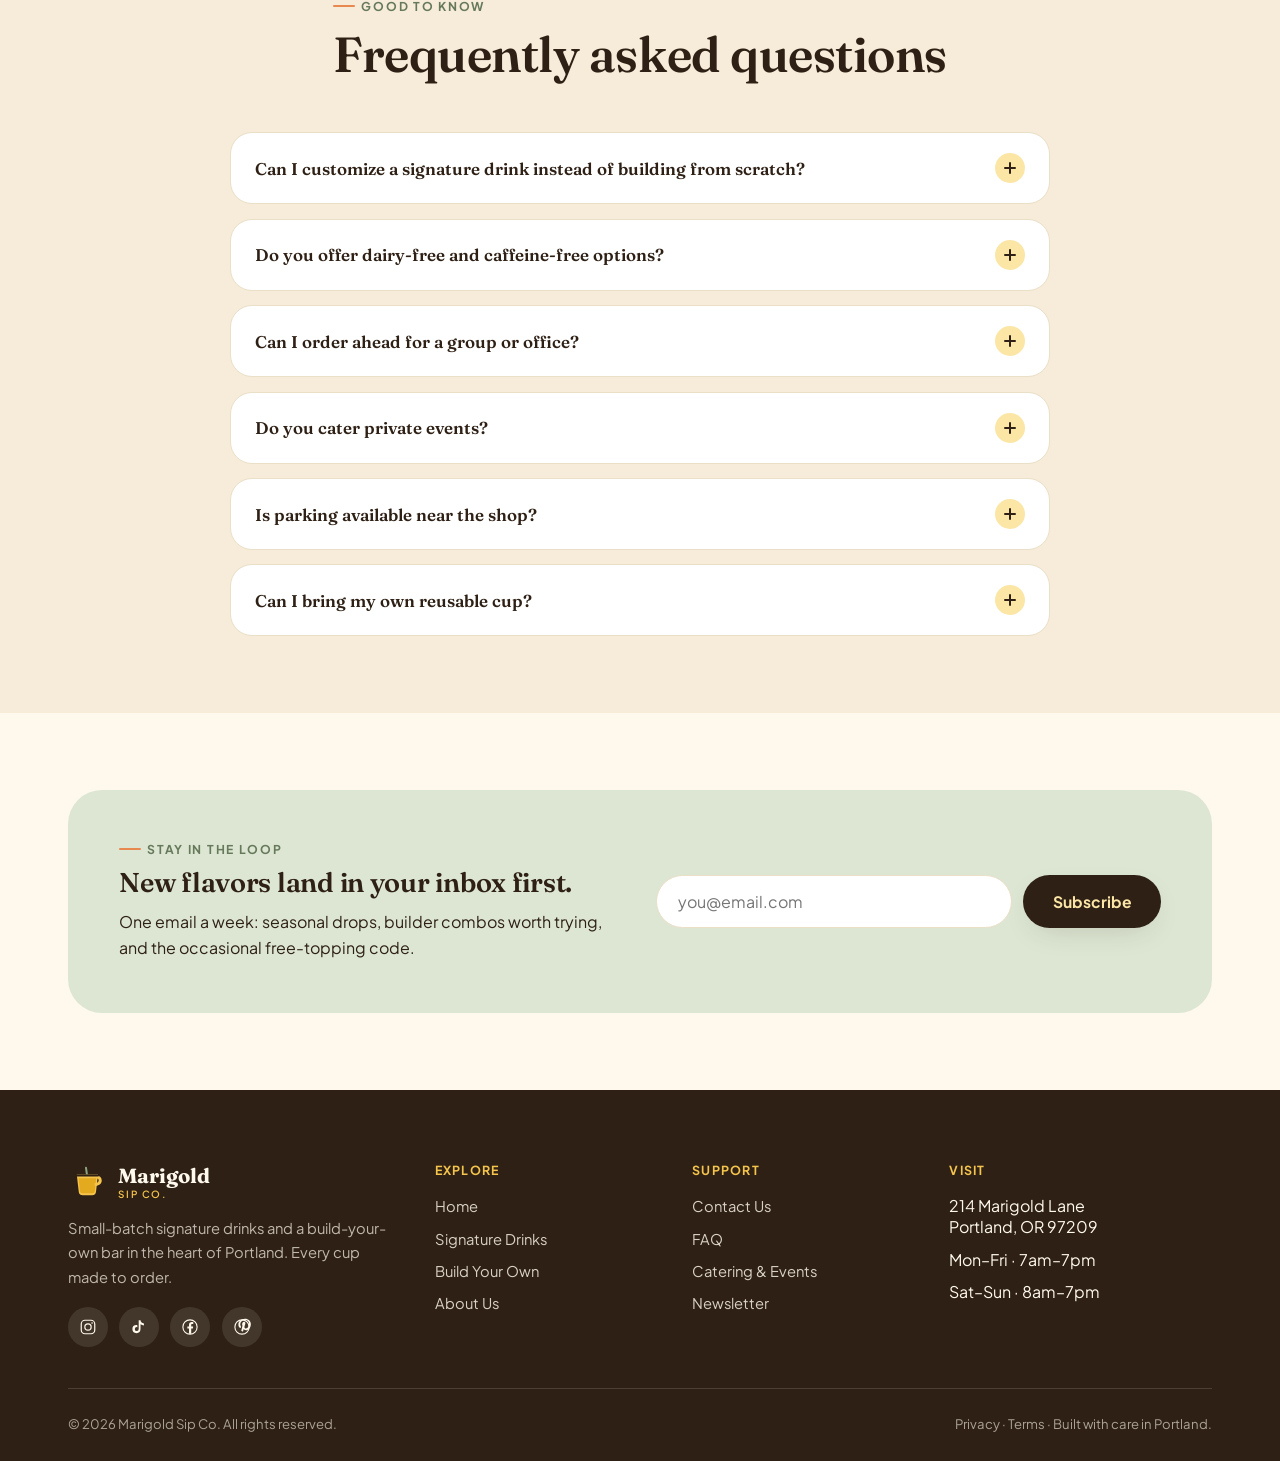
<file: contact.html>
<!DOCTYPE html>
<html lang="en">
<head>
<meta charset="UTF-8">
<meta name="viewport" content="width=device-width, initial-scale=1.0">
<title>Contact Us — Marigold Sip Co.</title>
<meta name="description" content="Get in touch with Marigold Sip Co. — visit us on Marigold Lane, ask a question, or request catering for your next event.">
<meta name="theme-color" content="#F4C44C">
<link rel="icon" type="image/svg+xml" href="images/favicon.svg">
<link rel="canonical" href="contact.html">
<link rel="preconnect" href="https://fonts.googleapis.com">
<link rel="preconnect" href="https://fonts.gstatic.com" crossorigin>
<link href="https://fonts.googleapis.com/css2?family=Fraunces:ital,opsz,wght@0,9..144,400;0,9..144,600;0,9..144,700;1,9..144,500&family=Plus+Jakarta+Sans:wght@400;500;600;700;800&display=swap" rel="stylesheet">
<link rel="stylesheet" href="css/styles.css">
</head>
<body>

<header class="site-header" id="siteHeader">
  <div class="container header-inner">
    <a href="index.html" class="brand">
      <span class="brand-mark"><img src="images/logo-mark.svg" alt="" width="40" height="40"></span>
      <span>Marigold<br><small>Sip Co.</small></span>
    </a>
    <nav class="nav-links" aria-label="Primary">
      <a href="index.html">Home</a>
      <a href="signature-drinks.html">Signature Drinks</a>
      <a href="build-your-own.html">Build Your Own</a>
      <a href="about.html">About</a>
      <a href="contact.html" class="active">Contact</a>
    </nav>
    <div class="header-cta">
      <a href="build-your-own.html" class="btn btn-outline btn-sm">Build a Drink</a>
      <button class="nav-toggle" id="navToggle" aria-label="Open menu" aria-expanded="false" aria-controls="mobileNav"><span></span></button>
    </div>
  </div>
</header>

<nav class="mobile-nav" id="mobileNav" aria-label="Mobile">
  <a href="index.html">Home</a>
  <a href="signature-drinks.html">Signature Drinks</a>
  <a href="build-your-own.html">Build Your Own</a>
  <a href="about.html">About</a>
  <a href="contact.html">Contact</a>
  <a href="build-your-own.html" class="btn btn-accent">Build a Drink</a>
</nav>

<main id="main">

  <section class="page-hero container">
    <p class="crumb"><a href="index.html">Home</a> / Contact</p>
    <div class="stack reveal">
      <span class="eyebrow">We'd love to hear from you</span>
      <h1>Questions, catering, or just say hi.</h1>
      <p class="lede">Stop by Marigold Lane, drop us a line below, or email us directly — we read every message ourselves.</p>
    </div>
  </section>

  <section class="section" style="padding-top:1rem;" id="catering">
    <div class="container contact-layout">

      <aside class="contact-info-card reveal">
        <div class="contact-info-row">
          <span class="icon-wrap"><img src="images/icon-pin.svg" alt="" width="20" height="20"></span>
          <div><h4>Visit</h4><p>214 Marigold Lane<br>Portland, OR 97209</p></div>
        </div>
        <div class="contact-info-row">
          <span class="icon-wrap"><img src="images/icon-phone.svg" alt="" width="20" height="20"></span>
          <div><h4>Call</h4><p><a href="tel:+15035550148">(503) 555-0148</a></p></div>
        </div>
        <div class="contact-info-row">
          <span class="icon-wrap"><img src="images/icon-mail.svg" alt="" width="20" height="20"></span>
          <div><h4>Email</h4><p><a href="mailto:hello@marigoldsipco.example">hello@marigoldsipco.example</a></p></div>
        </div>
        <div class="contact-info-row">
          <span class="icon-wrap"><img src="images/icon-clock.svg" alt="" width="20" height="20"></span>
          <div style="width:100%;">
            <h4>Hours</h4>
            <ul class="hours-list">
              <li><span>Mon – Fri</span><span>7:00am – 7:00pm</span></li>
              <li><span>Saturday</span><span>8:00am – 7:00pm</span></li>
              <li><span>Sunday</span><span>8:00am – 6:00pm</span></li>
            </ul>
          </div>
        </div>
        <div class="social-row">
          <a href="https://instagram.com" target="_blank" rel="noopener" aria-label="Instagram"><img src="images/social-instagram.svg" alt="" width="18" height="18"></a>
          <a href="https://tiktok.com" target="_blank" rel="noopener" aria-label="TikTok"><img src="images/social-tiktok.svg" alt="" width="18" height="18"></a>
          <a href="https://facebook.com" target="_blank" rel="noopener" aria-label="Facebook"><img src="images/social-facebook.svg" alt="" width="18" height="18"></a>
          <a href="https://pinterest.com" target="_blank" rel="noopener" aria-label="Pinterest"><img src="images/social-pinterest.svg" alt="" width="18" height="18"></a>
        </div>
      </aside>

      <div class="contact-form-card reveal reveal-delay-1">
        <h3 style="margin-bottom:0.4rem;">Send us a message</h3>
        <p style="color:var(--brown);font-size:0.92rem;margin-bottom:1.6rem;">Fields marked * are required. We typically reply within one business day.</p>

        <form id="contactForm" novalidate>
          <div class="form-cols">
            <div class="form-row" id="fieldName">
              <label for="cName">Name *</label>
              <input type="text" id="cName" name="name" placeholder="Your full name" required>
              <span class="form-error"></span>
            </div>
            <div class="form-row" id="fieldEmail">
              <label for="cEmail">Email *</label>
              <input type="email" id="cEmail" name="email" placeholder="you@email.com" required>
              <span class="form-error"></span>
            </div>
          </div>
          <div class="form-row" id="fieldSubject">
            <label for="cSubject">What's this about? *</label>
            <select id="cSubject" name="subject" required>
              <option value="">Choose one…</option>
              <option>General question</option>
              <option>Catering & events</option>
              <option>Group / office order</option>
              <option>Feedback</option>
              <option>Something else</option>
            </select>
            <span class="form-error"></span>
          </div>
          <div class="form-row" id="fieldMessage">
            <label for="cMessage">Message *</label>
            <textarea id="cMessage" name="message" placeholder="Tell us what you need…" required></textarea>
            <span class="form-error"></span>
          </div>
          <button type="submit" class="btn btn-primary btn-block">Send Message</button>
          <div class="form-success" id="contactSuccess" style="margin-top:1rem;justify-content:center;width:100%;">✓ Thanks! We'll be in touch shortly.</div>
          <p class="form-note">Prefer email? Write to us directly at <a href="mailto:hello@marigoldsipco.example" style="text-decoration:underline;">hello@marigoldsipco.example</a>.</p>
        </form>

        <div class="map-frame">
          <svg viewBox="0 0 600 220" xmlns="http://www.w3.org/2000/svg" role="img" aria-label="Illustrated map showing Marigold Sip Co. on Marigold Lane" style="width:100%;height:100%;">
            <rect width="600" height="220" fill="#DCE6D3"/>
            <path d="M0 150 L600 130" stroke="#FFFDF8" stroke-width="14"/>
            <path d="M120 0 L160 220" stroke="#FFFDF8" stroke-width="10"/>
            <path d="M420 0 L460 220" stroke="#FFFDF8" stroke-width="10"/>
            <circle cx="300" cy="140" r="10" fill="#E88950"/>
            <path d="M300 108c10 0 18 7 18 17 0 12-18 28-18 28s-18-16-18-28c0-10 8-17 18-17z" fill="#E88950"/>
            <circle cx="300" cy="125" r="6" fill="#FFF8EC"/>
            <text x="300" y="185" text-anchor="middle" font-family="sans-serif" font-size="13" fill="#4A3222" font-weight="700">214 Marigold Lane, Portland OR</text>
          </svg>
        </div>
      </div>

    </div>
  </section>

  <!-- FAQ -->
  <section class="section section-alt" id="faq">
    <div class="container">
      <div class="section-head reveal">
        <div class="stack text-center">
          <span class="eyebrow">Good to know</span>
          <h2>Frequently asked questions</h2>
        </div>
      </div>
      <div class="faq-list" id="faqList">
        <div class="faq-item reveal">
          <button class="faq-q" aria-expanded="false">Can I customize a signature drink instead of building from scratch?<span class="plus"></span></button>
          <div class="faq-a"><p>Absolutely — every signature drink can have its milk, sweetness or toppings adjusted at the counter, or you can start from it in the drink builder and tweak from there.</p></div>
        </div>
        <div class="faq-item reveal reveal-delay-1">
          <button class="faq-q" aria-expanded="false">Do you offer dairy-free and caffeine-free options?<span class="plus"></span></button>
          <div class="faq-a"><p>Yes. Oat, almond and coconut milk are available on every drink, and our fizzes, mocktails and herbal teas are naturally caffeine-free.</p></div>
        </div>
        <div class="faq-item reveal reveal-delay-2">
          <button class="faq-q" aria-expanded="false">Can I order ahead for a group or office?<span class="plus"></span></button>
          <div class="faq-a"><p>Definitely — build multiple drinks in our online builder, add each to your order, then send it to us through the contact form at least 2 hours ahead for pickup.</p></div>
        </div>
        <div class="faq-item reveal reveal-delay-3">
          <button class="faq-q" aria-expanded="false">Do you cater private events?<span class="plus"></span></button>
          <div class="faq-a"><p>Yes — we run a mobile drink bar for parties, weddings and corporate events with a curated or fully build-your-own menu. Reach out via the form above with your date and headcount.</p></div>
        </div>
        <div class="faq-item reveal">
          <button class="faq-q" aria-expanded="false">Is parking available near the shop?<span class="plus"></span></button>
          <div class="faq-a"><p>There's free two-hour street parking along Marigold Lane, plus a public lot one block south on 5th Avenue.</p></div>
        </div>
        <div class="faq-item reveal reveal-delay-1">
          <button class="faq-q" aria-expanded="false">Can I bring my own reusable cup?<span class="plus"></span></button>
          <div class="faq-a"><p>Yes, and we'll happily take 50 cents off your order for bringing one — every size up to 20oz works at the counter.</p></div>
        </div>
      </div>
    </div>
  </section>

  <!-- NEWSLETTER -->
  <section class="section" id="newsletter">
    <div class="container">
      <div class="newsletter reveal">
        <div class="stack-tight">
          <span class="eyebrow">Stay in the loop</span>
          <h2>New flavors land in your inbox first.</h2>
          <p>One email a week: seasonal drops, builder combos worth trying, and the occasional free-topping code.</p>
        </div>
        <form class="newsletter-form" id="newsletterFormContact" novalidate>
          <label style="position:absolute;left:-9999px;" for="newsletterEmailContact">Email address</label>
          <input type="email" id="newsletterEmailContact" name="email" placeholder="you@email.com" required>
          <button type="submit" class="btn btn-primary">Subscribe</button>
          <div class="form-success" id="newsletterSuccessContact">✓ You're on the list!</div>
        </form>
      </div>
    </div>
  </section>

</main>

<footer class="site-footer">
  <div class="container">
    <div class="footer-grid">
      <div class="footer-brand">
        <a href="index.html" class="brand" style="color:var(--cream);">
          <span class="brand-mark"><img src="images/logo-mark.svg" alt="" width="40" height="40"></span>
          <span>Marigold<br><small style="color:var(--butter);">Sip Co.</small></span>
        </a>
        <p>Small-batch signature drinks and a build-your-own bar in the heart of Portland. Every cup made to order.</p>
        <div class="social-row">
          <a href="https://instagram.com" target="_blank" rel="noopener" aria-label="Instagram"><img src="images/social-instagram.svg" alt="" width="18" height="18"></a>
          <a href="https://tiktok.com" target="_blank" rel="noopener" aria-label="TikTok"><img src="images/social-tiktok.svg" alt="" width="18" height="18"></a>
          <a href="https://facebook.com" target="_blank" rel="noopener" aria-label="Facebook"><img src="images/social-facebook.svg" alt="" width="18" height="18"></a>
          <a href="https://pinterest.com" target="_blank" rel="noopener" aria-label="Pinterest"><img src="images/social-pinterest.svg" alt="" width="18" height="18"></a>
        </div>
      </div>
      <div class="footer-col">
        <h4>Explore</h4>
        <ul>
          <li><a href="index.html">Home</a></li>
          <li><a href="signature-drinks.html">Signature Drinks</a></li>
          <li><a href="build-your-own.html">Build Your Own</a></li>
          <li><a href="about.html">About Us</a></li>
        </ul>
      </div>
      <div class="footer-col">
        <h4>Support</h4>
        <ul>
          <li><a href="contact.html">Contact Us</a></li>
          <li><a href="contact.html#faq">FAQ</a></li>
          <li><a href="contact.html#catering">Catering & Events</a></li>
          <li><a href="contact.html#newsletter">Newsletter</a></li>
        </ul>
      </div>
      <div class="footer-col">
        <h4>Visit</h4>
        <ul>
          <li>214 Marigold Lane<br>Portland, OR 97209</li>
          <li>Mon–Fri · 7am–7pm</li>
          <li>Sat–Sun · 8am–7pm</li>
        </ul>
      </div>
    </div>
    <div class="footer-bottom">
      <span>© 2026 Marigold Sip Co. All rights reserved.</span>
      <span><a href="contact.html">Privacy</a> · <a href="contact.html">Terms</a> · Built with care in Portland.</span>
    </div>
  </div>
</footer>

<div class="toast" id="toast"></div>
<script src="js/main.js"></script>
</body>
</html>
</file>
<file: css/styles.css>
/* ============================================================
   MARIGOLD SIP CO — MAIN STYLESHEET
   Design tokens: butter yellow primary, cream / peach / sage /
   chocolate brown accents. Display face: Fraunces. Body: Plus
   Jakarta Sans. Signature motif: the drink cup silhouette.
   ============================================================ */

/* ---------- Tokens ---------- */
:root{
  /* colors */
  --cream:        #FFF8EC;
  --cream-deep:   #F6ECD9;
  --cream-line:   #EADFC7;
  --butter:       #F4C44C;
  --butter-deep:  #E3A91F;
  --butter-soft:  #FBE6A6;
  --peach:        #F3A876;
  --peach-deep:   #E88950;
  --sage:         #8CA37E;
  --sage-deep:    #66795B;
  --sage-soft:    #DCE6D3;
  --brown:        #4A3222;
  --brown-deep:   #2E2015;
  --white:        #FFFFFF;

  /* type */
  --font-display: "Fraunces", "Iowan Old Style", serif;
  --font-body: "Plus Jakarta Sans", "Segoe UI", sans-serif;

  /* radii + shadow */
  --r-sm: 12px;
  --r-md: 22px;
  --r-lg: 34px;
  --r-pill: 999px;
  --shadow-soft: 0 10px 30px -12px rgba(74, 50, 34, 0.22);
  --shadow-lift: 0 24px 48px -20px rgba(74, 50, 34, 0.32);

  /* spacing rhythm */
  --gap-xs: 0.5rem;
  --gap-sm: 1rem;
  --gap-md: 2rem;
  --gap-lg: 4rem;
  --gap-xl: 7rem;

  --ease: cubic-bezier(.22,.9,.28,1);
}

/* ---------- Reset ---------- */
*, *::before, *::after{ box-sizing: border-box; }
html{ scroll-behavior: smooth; }
body{
  margin: 0;
  font-family: var(--font-body);
  color: var(--brown-deep);
  background: var(--cream);
  -webkit-font-smoothing: antialiased;
  overflow-x: hidden;
}
img{ max-width: 100%; display: block; }
a{ color: inherit; text-decoration: none; }
ul{ margin: 0; padding: 0; list-style: none; }
button{ font-family: inherit; cursor: pointer; }
input, textarea, select{ font-family: inherit; font-size: 1rem; }
h1,h2,h3,h4,p{ margin: 0; }
svg{ display: block; }

:focus-visible{
  outline: 3px solid var(--sage-deep);
  outline-offset: 3px;
  border-radius: 6px;
}

@media (prefers-reduced-motion: reduce){
  *, *::before, *::after{
    animation-duration: 0.001ms !important;
    animation-iteration-count: 1 !important;
    transition-duration: 0.001ms !important;
    scroll-behavior: auto !important;
  }
}

/* ---------- Typography ---------- */
.eyebrow{
  font-family: var(--font-body);
  font-weight: 700;
  letter-spacing: 0.14em;
  text-transform: uppercase;
  font-size: 0.76rem;
  color: var(--sage-deep);
  display: inline-flex;
  align-items: center;
  gap: 0.5em;
}
.eyebrow::before{
  content: "";
  width: 22px;
  height: 2px;
  background: var(--peach-deep);
  border-radius: 2px;
}
h1, .h1{
  font-family: var(--font-display);
  font-optical-sizing: auto;
  font-weight: 600;
  font-size: clamp(2.6rem, 5vw + 1rem, 4.6rem);
  line-height: 1.03;
  letter-spacing: -0.01em;
  color: var(--brown-deep);
}
h2, .h2{
  font-family: var(--font-display);
  font-weight: 600;
  font-size: clamp(2rem, 2.6vw + 1rem, 3.1rem);
  line-height: 1.08;
  letter-spacing: -0.01em;
  color: var(--brown-deep);
}
h3, .h3{
  font-family: var(--font-display);
  font-weight: 600;
  font-size: clamp(1.3rem, 1vw + 1rem, 1.7rem);
  line-height: 1.2;
  color: var(--brown-deep);
}
.lede{
  font-size: clamp(1.05rem, 0.4vw + 1rem, 1.25rem);
  line-height: 1.6;
  color: var(--brown);
  max-width: 46ch;
}
.italic-swash{
  font-style: italic;
  font-weight: 500;
  color: var(--peach-deep);
}
p{ line-height: 1.65; }

/* ---------- Layout ---------- */
.container{
  width: 100%;
  max-width: 1240px;
  margin-inline: auto;
  padding-inline: clamp(1.25rem, 4vw, 3rem);
}
.section{
  padding-block: clamp(3.5rem, 6vw, var(--gap-xl));
  position: relative;
}
.section-alt{ background: var(--cream-deep); }
.section-head{
  display: flex;
  align-items: flex-end;
  justify-content: space-between;
  gap: var(--gap-md);
  margin-bottom: clamp(2rem, 4vw, 3.2rem);
  flex-wrap: wrap;
}
.section-head .stack{ display: flex; flex-direction: column; gap: 0.9rem; }

/* ---------- Buttons ---------- */
.btn{
  display: inline-flex;
  align-items: center;
  justify-content: center;
  gap: 0.55rem;
  padding: 0.95rem 1.7rem;
  border-radius: var(--r-pill);
  font-weight: 700;
  font-size: 0.98rem;
  border: 2px solid transparent;
  transition: transform 0.35s var(--ease), box-shadow 0.35s var(--ease), background 0.3s ease, color 0.3s ease, border-color .3s ease;
  white-space: nowrap;
}
.btn-primary{
  background: var(--brown-deep);
  color: var(--butter-soft);
  box-shadow: var(--shadow-soft);
}
.btn-primary:hover{
  transform: translateY(-3px);
  box-shadow: var(--shadow-lift);
  background: var(--brown);
}
.btn-accent{
  background: var(--butter);
  color: var(--brown-deep);
  box-shadow: var(--shadow-soft);
}
.btn-accent:hover{
  transform: translateY(-3px);
  background: var(--butter-deep);
  box-shadow: var(--shadow-lift);
}
.btn-outline{
  background: transparent;
  border-color: var(--brown-deep);
  color: var(--brown-deep);
}
.btn-outline:hover{
  background: var(--brown-deep);
  color: var(--cream);
  transform: translateY(-3px);
}
.btn-ghost{
  background: rgba(255,255,255,0.6);
  color: var(--brown-deep);
  border-color: var(--cream-line);
}
.btn-ghost:hover{ background: var(--white); transform: translateY(-2px); }
.btn-sm{ padding: 0.6rem 1.15rem; font-size: 0.85rem; }
.btn-block{ width: 100%; }
.btn:active{ transform: translateY(0) scale(0.98); }

/* ---------- Site header ---------- */
.site-header{
  position: sticky;
  top: 0;
  z-index: 100;
  background: rgba(255, 248, 236, 0.82);
  backdrop-filter: blur(14px) saturate(140%);
  border-bottom: 1px solid transparent;
  transition: border-color 0.4s ease, box-shadow .4s ease;
}
.site-header.is-scrolled{
  border-color: var(--cream-line);
  box-shadow: 0 8px 24px -18px rgba(46, 32, 21, 0.4);
}
.header-inner{
  display: flex;
  align-items: center;
  justify-content: space-between;
  padding-block: 1.1rem;
  gap: 1.5rem;
}
.brand{
  display: flex;
  align-items: center;
  gap: 0.65rem;
  font-family: var(--font-display);
  font-weight: 700;
  font-size: 1.28rem;
  color: var(--brown-deep);
  flex-shrink: 0;
}
.brand .brand-mark{ width: 40px; height: 40px; flex-shrink: 0; }
.brand-mark svg{ width: 100%; height: 100%; }
.brand small{
  display: block;
  font-family: var(--font-body);
  font-weight: 600;
  font-size: 0.62rem;
  letter-spacing: 0.16em;
  text-transform: uppercase;
  color: var(--sage-deep);
}

.nav-links{
  display: flex;
  align-items: center;
  gap: clamp(1rem, 2vw, 2.1rem);
}
.nav-links a{
  position: relative;
  font-weight: 600;
  font-size: 0.95rem;
  color: var(--brown);
  padding-block: 0.3rem;
}
.nav-links a::after{
  content: "";
  position: absolute;
  left: 0; right: 100%;
  bottom: -2px;
  height: 2px;
  background: var(--peach-deep);
  border-radius: 2px;
  transition: right 0.35s var(--ease);
}
.nav-links a:hover::after,
.nav-links a.active::after{ right: 0; }
.nav-links a.active{ color: var(--brown-deep); }

.header-cta{ display: flex; align-items: center; gap: 0.85rem; }

.nav-toggle{
  display: none;
  width: 46px; height: 46px;
  border-radius: var(--r-pill);
  border: 1.5px solid var(--cream-line);
  background: var(--white);
  align-items: center;
  justify-content: center;
  flex-shrink: 0;
}
.nav-toggle span{
  display: block;
  width: 20px; height: 2px;
  background: var(--brown-deep);
  position: relative;
  transition: transform .3s ease, opacity .3s ease;
}
.nav-toggle span::before, .nav-toggle span::after{
  content: "";
  position: absolute;
  left: 0;
  width: 20px; height: 2px;
  background: var(--brown-deep);
  transition: transform .3s ease, top .3s ease;
}
.nav-toggle span::before{ top: -6px; }
.nav-toggle span::after{ top: 6px; }
.nav-toggle.is-open span{ background: transparent; }
.nav-toggle.is-open span::before{ top: 0; transform: rotate(45deg); }
.nav-toggle.is-open span::after{ top: 0; transform: rotate(-45deg); }

/* ---------- Hero ---------- */
.hero{
  position: relative;
  padding-block: clamp(3rem, 7vw, 5.5rem) clamp(3rem, 6vw, 5rem);
  overflow: hidden;
}
.hero-grid{
  display: grid;
  grid-template-columns: 1.05fr 0.95fr;
  align-items: center;
  gap: clamp(2rem, 4vw, 3rem);
}
.hero-copy{ position: relative; z-index: 2; display: flex; flex-direction: column; gap: 1.6rem; }
.hero-copy .lede{ max-width: 42ch; }
.hero-actions{ display: flex; gap: 1rem; flex-wrap: wrap; margin-top: 0.4rem; }
.hero-meta{
  display: flex;
  gap: clamp(1.4rem, 3vw, 2.4rem);
  margin-top: 1rem;
  flex-wrap: wrap;
}
.hero-meta div{ display: flex; flex-direction: column; gap: 0.15rem; }
.hero-meta strong{ font-family: var(--font-display); font-size: 1.5rem; color: var(--brown-deep); }
.hero-meta span{ font-size: 0.8rem; color: var(--sage-deep); font-weight: 600; }

.hero-visual{
  position: relative;
  display: grid;
  place-items: center;
  min-height: 420px;
}
.hero-blob{
  position: absolute;
  inset: 0;
  margin: auto;
  width: 92%;
  height: 92%;
  background: radial-gradient(circle at 32% 28%, var(--butter-soft), var(--butter) 55%, var(--peach) 100%);
  border-radius: 58% 42% 63% 37% / 45% 55% 45% 55%;
  animation: blobmorph 14s var(--ease) infinite;
  box-shadow: var(--shadow-lift);
}
@keyframes blobmorph{
  0%, 100%{ border-radius: 58% 42% 63% 37% / 45% 55% 45% 55%; }
  33%{ border-radius: 42% 58% 40% 60% / 62% 38% 62% 38%; }
  66%{ border-radius: 63% 37% 52% 48% / 40% 60% 42% 58%; }
}
.hero-cup{
  position: relative;
  z-index: 2;
  width: min(300px, 62%);
  filter: drop-shadow(0 26px 30px rgba(46,32,21,0.28));
  animation: cupfloat 6s ease-in-out infinite;
}
.hero-photo{
  position: relative;
  z-index: 2;
  width: min(320px, 60%);
  aspect-ratio: 4 / 5;
  object-fit: cover;
  object-position: center;
  border-radius: 28px;
  box-shadow: 0 32px 60px rgba(46,32,21,0.32), 0 8px 20px rgba(46,32,21,0.18);
  animation: cupfloat 6s ease-in-out infinite;
}
@media (max-width: 900px){
  .hero-photo{ width: min(260px, 55%); }
}
@media (max-width: 700px){
  .hero-photo{
    width: min(220px, 60%);
    aspect-ratio: 4 / 5;
    max-height: 280px;
    border-radius: 22px;
  }
}
@keyframes cupfloat{
  0%, 100%{ transform: translateY(0) rotate(-2deg); }
  50%{ transform: translateY(-14px) rotate(1.5deg); }
}
.floaty{
  position: absolute;
  z-index: 3;
  animation: drift 7s ease-in-out infinite;
  filter: drop-shadow(0 10px 14px rgba(46,32,21,0.18));
}
.floaty.f1{ top: 6%; left: 2%; width: 62px; animation-duration: 8s; }
.floaty.f2{ bottom: 10%; right: 0%; width: 54px; animation-duration: 6.5s; animation-delay: .6s; }
.floaty.f3{ top: 42%; right: 6%; width: 40px; animation-duration: 9s; animation-delay: 1.2s; }
.floaty.f4{ bottom: 2%; left: 14%; width: 46px; animation-duration: 7.5s; animation-delay: .3s; }
@keyframes drift{
  0%, 100%{ transform: translateY(0) rotate(0deg); }
  50%{ transform: translateY(-18px) rotate(8deg); }
}

/* ingredient marquee */
.marquee{
  border-top: 1px solid var(--cream-line);
  border-bottom: 1px solid var(--cream-line);
  background: var(--brown-deep);
  overflow: hidden;
  padding-block: 0.9rem;
}
.marquee-track{
  display: flex;
  width: max-content;
  gap: 3rem;
  animation: marquee 32s linear infinite;
}
.marquee:hover .marquee-track{ animation-play-state: paused; }
@keyframes marquee{
  from{ transform: translateX(0); }
  to{ transform: translateX(-50%); }
}
.marquee-item{
  display: flex;
  align-items: center;
  gap: 0.9rem;
  font-family: var(--font-display);
  font-style: italic;
  font-size: 1.2rem;
  color: var(--butter-soft);
  white-space: nowrap;
}
.marquee-item .dot{ width: 6px; height: 6px; border-radius: 50%; background: var(--peach); }

/* ---------- Cards: drinks ---------- */
.grid-cards{
  display: grid;
  grid-template-columns: repeat(4, 1fr);
  gap: 1.6rem;
}
.drink-card{
  background: var(--white);
  border-radius: var(--r-lg);
  padding: 1.5rem 1.5rem 1.8rem;
  box-shadow: var(--shadow-soft);
  display: flex;
  flex-direction: column;
  gap: 1rem;
  transition: transform 0.45s var(--ease), box-shadow 0.45s var(--ease);
  position: relative;
  overflow: hidden;
}
.drink-card:hover{ transform: translateY(-10px); box-shadow: var(--shadow-lift); }
.drink-card .drink-thumb{
  aspect-ratio: 1 / 1;
  border-radius: var(--r-md);
  display: grid;
  place-items: center;
  position: relative;
  overflow: hidden;
  background: var(--butter-soft);
}
.drink-card .drink-thumb svg{ width: 58%; transition: transform .5s var(--ease); }
.drink-card:hover .drink-thumb svg{ transform: scale(1.08) rotate(-3deg); }
.drink-card .drink-thumb img{
  position: absolute;
  inset: 0;
  width: 100%;
  height: 100%;
  object-fit: cover;
  object-position: center 35%;
  transition: transform .5s var(--ease);
}
.drink-card:hover .drink-thumb img{ transform: scale(1.06); }
.drink-tag{
  position: absolute;
  top: 0.9rem; left: 0.9rem;
  background: rgba(255,255,255,0.85);
  color: var(--brown-deep);
  font-size: 0.68rem;
  font-weight: 700;
  letter-spacing: 0.06em;
  text-transform: uppercase;
  padding: 0.3rem 0.7rem;
  border-radius: var(--r-pill);
}
.drink-card .drink-name{ display: flex; align-items: baseline; justify-content: space-between; gap: 0.5rem; }
.drink-card .drink-name h3{ font-size: 1.18rem; }
.drink-card .price{ font-weight: 700; color: var(--peach-deep); font-family: var(--font-display); font-size: 1.05rem; white-space:nowrap; }
.drink-card p{ font-size: 0.92rem; color: var(--brown); }
.drink-card .drink-foot{ display:flex; align-items:center; justify-content: space-between; margin-top: auto; gap: .6rem; flex-wrap: wrap;}
.pill-list{ display: flex; gap: 0.4rem; flex-wrap: wrap; }
.pill{
  font-size: 0.7rem;
  font-weight: 700;
  padding: 0.28rem 0.6rem;
  border-radius: var(--r-pill);
  background: var(--sage-soft);
  color: var(--sage-deep);
}
.pill.warm{ background: var(--butter-soft); color: var(--brown-deep); }
.pill.cool{ background: #E5EEF6; color: #3C6079; }

.filter-bar{
  display: flex;
  gap: 0.7rem;
  flex-wrap: wrap;
  margin-bottom: 2.2rem;
}
.filter-chip{
  padding: 0.55rem 1.15rem;
  border-radius: var(--r-pill);
  border: 1.5px solid var(--cream-line);
  background: var(--white);
  font-weight: 700;
  font-size: 0.85rem;
  color: var(--brown);
  transition: all .3s var(--ease);
}
.filter-chip:hover{ border-color: var(--peach-deep); }
.filter-chip.is-active{
  background: var(--brown-deep);
  border-color: var(--brown-deep);
  color: var(--butter-soft);
}

/* ---------- Value / feature cards ---------- */
.value-grid{
  display: grid;
  grid-template-columns: repeat(3, 1fr);
  gap: 1.6rem;
}
.value-card{
  background: var(--white);
  border-radius: var(--r-md);
  padding: 2rem 1.7rem;
  box-shadow: var(--shadow-soft);
  transition: transform .4s var(--ease), box-shadow .4s var(--ease);
}
.value-card:hover{ transform: translateY(-6px); box-shadow: var(--shadow-lift); }
.value-card .value-photo{
  width: 100%;
  aspect-ratio: 16 / 10;
  object-fit: cover;
  border-radius: var(--r-md);
  margin-bottom: 1.1rem;
  transition: transform .5s var(--ease);
}
.value-card:hover .value-photo{ transform: scale(1.03); }
.value-card .icon-wrap{
  width: 54px; height: 54px;
  border-radius: 16px;
  display: grid; place-items: center;
  background: var(--butter-soft);
  margin-bottom: 1.1rem;
}
.value-card .icon-wrap svg{ width: 26px; height: 26px; }
.value-card h3{ margin-bottom: 0.5rem; }
.value-card p{ font-size: 0.94rem; color: var(--brown); }

/* ---------- Testimonials ---------- */
.testimonial-row{
  display: grid;
  grid-template-columns: repeat(3, 1fr);
  gap: 1.6rem;
}
.testimonial-card{
  background: var(--cream-deep);
  border: 1px solid var(--cream-line);
  border-radius: var(--r-md);
  padding: 1.9rem;
  display: flex;
  flex-direction: column;
  gap: 1.1rem;
  transition: transform .4s var(--ease);
}
.testimonial-card:hover{ transform: translateY(-6px); }
.testimonial-card .stars{ display: flex; gap: 0.2rem; color: var(--peach-deep); }
.testimonial-card p{ font-family: var(--font-display); font-size: 1.08rem; font-style: italic; color: var(--brown-deep); }
.testimonial-person{ display: flex; align-items: center; gap: 0.8rem; margin-top: auto; }
.avatar-dot{
  width: 42px; height: 42px; border-radius: 50%;
  display: grid; place-items: center;
  font-family: var(--font-display); font-weight: 700; color: var(--white);
  flex-shrink: 0;
}
.testimonial-person span{ display: block; font-size: 0.8rem; color: var(--sage-deep); font-weight: 600; }
.testimonial-person strong{ font-size: 0.94rem; }

/* ---------- Gallery ---------- */
.gallery-grid{
  display: grid;
  grid-template-columns: repeat(4, 1fr);
  grid-auto-rows: 160px;
  gap: 1.1rem;
}
.gallery-tile{
  border-radius: var(--r-md);
  position: relative;
  overflow: hidden;
  display: grid;
  place-items: center;
  box-shadow: var(--shadow-soft);
  transition: transform .5s var(--ease);
  background: #4A3222;
}
.gallery-tile:hover{ transform: scale(1.03); }
.gallery-tile svg{ width: 40%; opacity: 0.9; transition: transform .6s var(--ease); }
.gallery-tile:hover svg{ transform: scale(1.15) rotate(4deg); }
.gallery-tile .gallery-photo{
  position: absolute;
  inset: 0;
  width: 100%;
  height: 100%;
  object-fit: cover;
  z-index: 0;
  transition: transform .6s var(--ease);
}
.gallery-tile:hover .gallery-photo{ transform: scale(1.08); }
.gallery-tile .gallery-label{ z-index: 2; }
.gallery-tile .gallery-label{
  position: absolute;
  bottom: 0.8rem; left: 0.9rem;
  color: var(--white);
  font-weight: 700;
  font-size: 0.82rem;
  text-shadow: 0 2px 8px rgba(0,0,0,0.35);
  opacity: 0;
  transform: translateY(6px);
  transition: all .35s ease;
}
.gallery-tile:hover .gallery-label{ opacity: 1; transform: translateY(0); }
.gallery-tile::after{
  content: "";
  position: absolute; inset: 0;
  z-index: 1;
  background: linear-gradient(180deg, transparent 40%, rgba(46,32,21,0.6) 100%);
  opacity: 0.55;
  transition: opacity .35s ease;
}
.gallery-tile:hover::after{ opacity: 0.75; }
.gallery-tile:hover::after{ opacity: 1; }
.gallery-tile.big{ grid-column: span 2; grid-row: span 2; }

/* ---------- FAQ ---------- */
.faq-list{ display: flex; flex-direction: column; gap: 0.9rem; max-width: 820px; margin-inline: auto; }
.faq-item{
  background: var(--white);
  border-radius: var(--r-md);
  border: 1px solid var(--cream-line);
  overflow: hidden;
  transition: box-shadow .3s ease;
}
.faq-item.is-open{ box-shadow: var(--shadow-soft); }
.faq-q{
  width: 100%;
  display: flex;
  align-items: center;
  justify-content: space-between;
  gap: 1rem;
  padding: 1.25rem 1.5rem;
  background: transparent;
  border: none;
  text-align: left;
  font-family: var(--font-display);
  font-size: 1.06rem;
  font-weight: 600;
  color: var(--brown-deep);
}
.faq-q .plus{
  width: 30px; height: 30px;
  border-radius: 50%;
  background: var(--butter-soft);
  display: grid; place-items: center;
  flex-shrink: 0;
  position: relative;
  transition: transform .4s var(--ease), background .3s ease;
}
.faq-q .plus::before, .faq-q .plus::after{
  content:"";
  position: absolute;
  background: var(--brown-deep);
  border-radius: 2px;
}
.faq-q .plus::before{ width: 12px; height: 2px; }
.faq-q .plus::after{ width: 2px; height: 12px; transition: transform .3s ease; }
.faq-item.is-open .plus{ background: var(--peach); transform: rotate(180deg); }
.faq-item.is-open .plus::after{ transform: scaleY(0); }
.faq-a{
  max-height: 0;
  overflow: hidden;
  transition: max-height .45s var(--ease);
}
.faq-a p{ padding: 0 1.5rem 1.4rem; color: var(--brown); font-size: 0.95rem; max-width: 62ch; }

/* ---------- CTA band ---------- */
.cta-band{
  background: linear-gradient(120deg, var(--brown-deep), #3a2a1c);
  border-radius: var(--r-lg);
  padding: clamp(2.4rem, 5vw, 4rem);
  display: flex;
  align-items: center;
  justify-content: space-between;
  gap: 2rem;
  flex-wrap: wrap;
  position: relative;
  overflow: hidden;
  color: var(--cream);
}
.cta-band::before{
  content: "";
  position: absolute;
  width: 340px; height: 340px;
  background: radial-gradient(circle, var(--butter) 0%, transparent 70%);
  opacity: 0.25;
  top: -140px; right: -80px;
  border-radius: 50%;
}
.cta-band h2{ color: var(--cream); max-width: 16ch; }
.cta-band .lede{ color: var(--butter-soft); }
.cta-band-copy{ display: flex; flex-direction: column; gap: 0.8rem; position: relative; z-index: 1; max-width: 520px; }
.cta-band-actions{ display: flex; gap: 1rem; flex-wrap: wrap; position: relative; z-index: 1; }

/* ---------- Newsletter ---------- */
.newsletter{
  background: var(--sage-soft);
  border-radius: var(--r-lg);
  padding: clamp(2.2rem, 4vw, 3.2rem);
  display: grid;
  grid-template-columns: 1fr 1fr;
  gap: 2rem;
  align-items: center;
}
.newsletter h2{ font-size: clamp(1.7rem, 2vw, 2.2rem); }
.newsletter-form{ display: flex; gap: 0.7rem; flex-wrap: wrap; }
.newsletter-form input[type="email"]{
  flex: 1 1 220px;
  padding: 0.95rem 1.3rem;
  border-radius: var(--r-pill);
  border: 1.5px solid var(--cream-line);
  background: var(--white);
}
.newsletter-form input[type="email"]:focus{ outline: none; border-color: var(--sage-deep); }
.form-note{ font-size: 0.78rem; color: var(--sage-deep); margin-top: 0.6rem; }
.form-success{
  display: none;
  align-items: center;
  gap: 0.6rem;
  font-weight: 700;
  color: var(--sage-deep);
  padding: 0.9rem 1.2rem;
  background: var(--white);
  border-radius: var(--r-pill);
}
.form-success.is-visible{ display: inline-flex; }

/* ---------- Footer ---------- */
.site-footer{
  background: var(--brown-deep);
  color: var(--cream);
  padding-block: clamp(3rem, 6vw, 4.5rem) 1.8rem;
}
.footer-grid{
  display: grid;
  grid-template-columns: 1.5fr 1fr 1fr 1.2fr;
  gap: 2.4rem;
  padding-bottom: 2.6rem;
  border-bottom: 1px solid rgba(255,248,236,0.14);
}
.footer-brand p{ color: rgba(255,248,236,0.7); font-size: 0.92rem; max-width: 32ch; margin-top: 0.9rem; }
.footer-col h4{
  font-family: var(--font-body);
  font-size: 0.78rem;
  letter-spacing: 0.1em;
  text-transform: uppercase;
  color: var(--butter);
  margin-bottom: 1.1rem;
}
.footer-col ul{ display: flex; flex-direction: column; gap: 0.7rem; }
.footer-col a{ color: rgba(255,248,236,0.82); font-size: 0.92rem; transition: color .25s ease, padding-left .25s ease; }
.footer-col a:hover{ color: var(--butter); padding-left: 4px; }
.social-row{ display: flex; gap: 0.7rem; margin-top: 1.1rem; }
.social-row a{
  width: 40px; height: 40px;
  border-radius: 50%;
  background: rgba(255,248,236,0.1);
  display: grid; place-items: center;
  transition: background .3s ease, transform .3s ease;
}
.social-row a:hover{ background: var(--butter); transform: translateY(-3px); }
.social-row svg{ width: 18px; height: 18px; }
.footer-bottom{
  display: flex;
  justify-content: space-between;
  align-items: center;
  padding-top: 1.6rem;
  font-size: 0.82rem;
  color: rgba(255,248,236,0.6);
  flex-wrap: wrap;
  gap: 0.8rem;
}
.footer-bottom a:hover{ color: var(--butter); }

/* ---------- Scroll reveal ---------- */
.reveal{
  opacity: 0;
  transform: translateY(28px);
  transition: opacity 0.8s var(--ease), transform 0.8s var(--ease);
}
.reveal.is-visible{ opacity: 1; transform: translateY(0); }
.reveal-delay-1{ transition-delay: .08s; }
.reveal-delay-2{ transition-delay: .16s; }
.reveal-delay-3{ transition-delay: .24s; }
.reveal-delay-4{ transition-delay: .32s; }

/* ---------- Toast ---------- */
.toast{
  position: fixed;
  bottom: 24px;
  left: 50%;
  transform: translateX(-50%) translateY(140%);
  background: var(--brown-deep);
  color: var(--butter-soft);
  padding: 0.9rem 1.5rem;
  border-radius: var(--r-pill);
  box-shadow: var(--shadow-lift);
  font-weight: 700;
  font-size: 0.92rem;
  z-index: 999;
  transition: transform .5s var(--ease);
  display: flex; align-items: center; gap: 0.6rem;
}
.toast.is-visible{ transform: translateX(-50%) translateY(0); }

/* ---------- Page hero (inner pages) ---------- */
.page-hero{
  padding-block: clamp(2.6rem, 5vw, 4rem) clamp(2rem, 4vw, 3rem);
  position: relative;
}
.page-hero .stack{ display: flex; flex-direction: column; gap: 1.1rem; max-width: 60ch; }
.crumb{ font-size: 0.85rem; color: var(--sage-deep); font-weight: 600; }
.crumb a:hover{ text-decoration: underline; }

/* ---------- Utility ---------- */
.text-center{ text-align: center; margin-inline: auto; }
.mt-lg{ margin-top: var(--gap-lg); }
.two-col{ display: grid; grid-template-columns: 1fr 1fr; gap: clamp(2rem, 4vw, 4rem); align-items: center; }
.stack-tight{ display: flex; flex-direction: column; gap: 0.7rem; }
.badge-row{ display: flex; gap: 0.8rem; flex-wrap: wrap; }
.deco-dot{ width: 8px; height: 8px; border-radius: 50%; background: var(--peach-deep); }

/* ============================================================
   RESPONSIVE
   ============================================================ */
@media (max-width: 1080px){
  .grid-cards{ grid-template-columns: repeat(3, 1fr); }
  .gallery-grid{ grid-template-columns: repeat(3, 1fr); }
}

@media (max-width: 900px){
  .nav-links, .header-cta .btn-outline{ display: none; }
  .nav-toggle{ display: flex; }
  .hero-grid{ grid-template-columns: 1fr; }
  .hero-visual{ order: -1; min-height: 320px; }
  .value-grid, .testimonial-row{ grid-template-columns: 1fr 1fr; }
  .two-col{ grid-template-columns: 1fr; }
  .newsletter{ grid-template-columns: 1fr; }
  .footer-grid{ grid-template-columns: 1fr 1fr; }
  .builder-layout{ grid-template-columns: 1fr !important; }
}

@media (max-width: 700px){
  .grid-cards{ grid-template-columns: repeat(2, 1fr); }
  .gallery-grid{ grid-template-columns: repeat(2, 1fr); grid-auto-rows: 130px; }
  .gallery-tile.big{ grid-column: span 2; grid-row: span 1; }
  .value-grid, .testimonial-row{ grid-template-columns: 1fr; }
  .cta-band{ flex-direction: column; align-items: flex-start; }
}

@media (max-width: 560px){
  .grid-cards{ grid-template-columns: 1fr 1fr; gap: 1rem; }
  .footer-grid{ grid-template-columns: 1fr; gap: 1.8rem; }
  .footer-bottom{ flex-direction: column; align-items: flex-start; }
  .hero-actions{ flex-direction: column; align-items: stretch; }
  .hero-actions .btn{ width: 100%; }
}

/* Mobile nav drawer */
.mobile-nav{
  position: fixed;
  inset: 0;
  background: var(--cream);
  z-index: 90;
  display: flex;
  flex-direction: column;
  padding: 6.5rem 2rem 2rem;
  gap: 0.4rem;
  transform: translateX(100%);
  transition: transform .45s var(--ease);
}
.mobile-nav.is-open{ transform: translateX(0); }
.mobile-nav a{
  font-family: var(--font-display);
  font-size: 1.7rem;
  padding: 0.7rem 0;
  border-bottom: 1px solid var(--cream-line);
  color: var(--brown-deep);
}
.mobile-nav .btn{ margin-top: 1.5rem; }

/* ============================================================
   BUILD-YOUR-OWN PAGE
   ============================================================ */
.builder-layout{
  display: grid;
  grid-template-columns: 1.1fr 0.9fr;
  gap: clamp(1.6rem, 3vw, 3rem);
  align-items: start;
}
.builder-steps{ display: flex; flex-direction: column; gap: 1.6rem; }
.builder-card{
  background: var(--white);
  border-radius: var(--r-md);
  padding: 1.6rem 1.7rem 1.8rem;
  box-shadow: var(--shadow-soft);
}
.builder-card-head{
  display: flex;
  align-items: center;
  gap: 0.8rem;
  margin-bottom: 1.2rem;
}
.step-num{
  width: 32px; height: 32px;
  border-radius: 50%;
  background: var(--brown-deep);
  color: var(--butter-soft);
  font-family: var(--font-display);
  font-weight: 700;
  font-size: 0.92rem;
  display: grid; place-items: center;
  flex-shrink: 0;
}
.builder-card-head h3{ font-size: 1.12rem; }
.builder-card-head span.opt-summary{
  margin-left: auto;
  font-size: 0.78rem;
  font-weight: 700;
  color: var(--peach-deep);
  background: var(--butter-soft);
  padding: 0.3rem 0.7rem;
  border-radius: var(--r-pill);
}

.option-grid{
  display: grid;
  grid-template-columns: repeat(auto-fill, minmax(128px, 1fr));
  gap: 0.75rem;
}
.option-tile{
  border: 1.5px solid var(--cream-line);
  background: var(--cream);
  border-radius: var(--r-sm);
  padding: 0.9rem 0.8rem;
  display: flex;
  flex-direction: column;
  align-items: flex-start;
  gap: 0.5rem;
  transition: all .3s var(--ease);
  text-align: left;
  position: relative;
}
.option-tile:hover{ border-color: var(--peach-deep); transform: translateY(-2px); }
.option-tile.is-selected{
  border-color: var(--brown-deep);
  background: var(--butter-soft);
  box-shadow: var(--shadow-soft);
}
.option-tile .swatch{ width: 26px; height: 26px; border-radius: 50%; }
.option-tile .opt-name{ font-weight: 700; font-size: 0.88rem; color: var(--brown-deep); }
.option-tile .opt-meta{ font-size: 0.72rem; color: var(--sage-deep); font-weight: 600; }
.option-tile .check{
  position: absolute;
  top: 0.6rem; right: 0.6rem;
  width: 18px; height: 18px;
  border-radius: 50%;
  background: var(--brown-deep);
  color: var(--butter-soft);
  font-size: 0.65rem;
  display: none;
  place-items: center;
}
.option-tile.is-selected .check{ display: grid; }

.size-row{ display: flex; gap: 0.8rem; }
.size-row .option-tile{ flex: 1; align-items: center; text-align: center; }

.slider-wrap{ display: flex; flex-direction: column; gap: 0.7rem; }
.slider-labels{ display: flex; justify-content: space-between; font-size: 0.78rem; color: var(--sage-deep); font-weight: 700; }
input[type="range"]{
  -webkit-appearance: none;
  width: 100%;
  height: 8px;
  border-radius: var(--r-pill);
  background: linear-gradient(90deg, var(--sage-soft), var(--butter));
  outline: none;
}
input[type="range"]::-webkit-slider-thumb{
  -webkit-appearance: none;
  width: 26px; height: 26px;
  border-radius: 50%;
  background: var(--brown-deep);
  border: 4px solid var(--butter-soft);
  cursor: pointer;
  box-shadow: var(--shadow-soft);
  transition: transform .25s var(--ease);
}
input[type="range"]::-webkit-slider-thumb:hover{ transform: scale(1.12); }
input[type="range"]::-moz-range-thumb{
  width: 26px; height: 26px;
  border-radius: 50%;
  background: var(--brown-deep);
  border: 4px solid var(--butter-soft);
  cursor: pointer;
}

/* live preview panel */
.preview-panel{
  position: sticky;
  top: 100px;
  background: linear-gradient(160deg, var(--butter-soft), var(--cream) 70%);
  border-radius: var(--r-lg);
  padding: clamp(1.8rem, 3vw, 2.4rem);
  box-shadow: var(--shadow-lift);
  display: flex;
  flex-direction: column;
  gap: 1.4rem;
  overflow: hidden;
}
.preview-panel::before{
  content: "";
  position: absolute;
  width: 260px; height: 260px;
  background: radial-gradient(circle, var(--peach) 0%, transparent 70%);
  opacity: 0.35;
  top: -100px; right: -80px;
  border-radius: 50%;
  pointer-events: none;
}
.preview-cup-wrap{ display: grid; place-items: center; padding-block: 0.5rem; position: relative; z-index: 1; }
.preview-cup-wrap svg{ width: 190px; filter: drop-shadow(0 20px 22px rgba(46,32,21,0.25)); transition: transform .4s var(--ease); }
#previewLiquid{ transition: fill 0.5s ease; }
#previewFillTop, #previewFillBody{ transition: y 0.5s var(--ease), height 0.5s var(--ease); }
.preview-summary{ position: relative; z-index: 1; display: flex; flex-direction: column; gap: 0.6rem; }
.preview-summary .row{
  display: flex; justify-content: space-between;
  font-size: 0.88rem;
  padding-block: 0.35rem;
  border-bottom: 1px dashed var(--cream-line);
}
.preview-summary .row span:first-child{ color: var(--sage-deep); font-weight: 700; }
.preview-summary .row span:last-child{ font-weight: 700; color: var(--brown-deep); text-align: right; max-width: 60%; }
.preview-price{
  display: flex; align-items: baseline; justify-content: space-between;
  margin-top: 0.4rem;
  position: relative; z-index: 1;
}
.preview-price strong{ font-family: var(--font-display); font-size: 2.3rem; color: var(--brown-deep); }
.preview-price span{ font-size: 0.8rem; color: var(--sage-deep); font-weight: 700; }
.preview-toppings-chips{ display: flex; flex-wrap: wrap; gap: 0.4rem; justify-content: flex-end; }

.multi-select-hint{ font-size: 0.76rem; color: var(--sage-deep); margin-top: -0.6rem; margin-bottom: 0.8rem; }

/* ============================================================
   ABOUT PAGE
   ============================================================ */
.timeline{
  display: flex;
  flex-direction: column;
  gap: 0;
  position: relative;
  max-width: 720px;
}
.timeline::before{
  content: "";
  position: absolute;
  left: 23px; top: 8px; bottom: 8px;
  width: 2px;
  background: var(--cream-line);
}
.timeline-item{
  display: grid;
  grid-template-columns: 48px 1fr;
  gap: 1.3rem;
  padding-bottom: 2.6rem;
  position: relative;
}
.timeline-item:last-child{ padding-bottom: 0; }
.timeline-year{
  width: 48px; height: 48px;
  border-radius: 50%;
  background: var(--butter);
  color: var(--brown-deep);
  display: grid; place-items: center;
  font-family: var(--font-display);
  font-weight: 700;
  font-size: 0.82rem;
  box-shadow: var(--shadow-soft);
  z-index: 1;
}
.timeline-content h3{ margin-bottom: 0.4rem; }
.timeline-content p{ font-size: 0.93rem; color: var(--brown); max-width: 52ch; }

.team-grid{ display: grid; grid-template-columns: repeat(3, 1fr); gap: 1.6rem; }
.team-card{
  background: var(--white);
  border-radius: var(--r-md);
  padding: 1.6rem;
  text-align: center;
  box-shadow: var(--shadow-soft);
  transition: transform .4s var(--ease);
}
.team-card:hover{ transform: translateY(-6px); }
.team-avatar{
  width: 84px; height: 84px;
  border-radius: 50%;
  margin: 0 auto 1rem;
  display: grid; place-items: center;
}
.team-avatar svg{ width: 46px; }
.team-card h3{ font-size: 1.05rem; }
.team-role{ font-size: 0.78rem; font-weight: 700; color: var(--sage-deep); text-transform: uppercase; letter-spacing: 0.06em; margin-top: 0.2rem; }
.team-card p.bio{ font-size: 0.88rem; color: var(--brown); margin-top: 0.8rem; }

.source-grid{ display: grid; grid-template-columns: repeat(4, 1fr); gap: 1.2rem; }
.source-card{
  background: var(--cream-deep);
  border-radius: var(--r-md);
  padding: 1.5rem;
  text-align: center;
}
.source-card svg{ width: 40px; margin: 0 auto 0.8rem; }
.source-card h4{ font-family: var(--font-display); font-size: 1rem; margin-bottom: 0.3rem; }
.source-card p{ font-size: 0.82rem; color: var(--sage-deep); font-weight: 600; }

/* ============================================================
   CONTACT PAGE
   ============================================================ */
.contact-layout{
  display: grid;
  grid-template-columns: 0.85fr 1.15fr;
  gap: clamp(2rem, 4vw, 3.5rem);
  align-items: start;
}
.contact-info-card{
  background: var(--brown-deep);
  color: var(--cream);
  border-radius: var(--r-lg);
  padding: clamp(1.8rem, 3vw, 2.4rem);
  display: flex;
  flex-direction: column;
  gap: 1.6rem;
  position: sticky;
  top: 100px;
}
.contact-info-row{ display: flex; gap: 1rem; align-items: flex-start; }
.contact-info-row .icon-wrap{
  width: 42px; height: 42px;
  border-radius: 12px;
  background: rgba(244, 196, 76, 0.16);
  display: grid; place-items: center;
  flex-shrink: 0;
}
.contact-info-row .icon-wrap svg{ width: 20px; height: 20px; }
.contact-info-row h4{ font-family: var(--font-body); font-size: 0.78rem; text-transform: uppercase; letter-spacing: 0.08em; color: var(--butter); margin-bottom: 0.3rem; }
.contact-info-row p{ font-size: 0.92rem; color: rgba(255,248,236,0.85); }
.hours-list{ display: flex; flex-direction: column; gap: 0.35rem; font-size: 0.88rem; }
.hours-list li{ display: flex; justify-content: space-between; color: rgba(255,248,236,0.85); }
.hours-list li span:last-child{ color: var(--butter-soft); font-weight: 700; }

.contact-form-card{
  background: var(--white);
  border-radius: var(--r-lg);
  padding: clamp(1.8rem, 3vw, 2.6rem);
  box-shadow: var(--shadow-soft);
}
.form-row{ display: flex; flex-direction: column; gap: 0.5rem; margin-bottom: 1.3rem; }
.form-row label{ font-size: 0.85rem; font-weight: 700; color: var(--brown-deep); }
.form-row input, .form-row textarea, .form-row select{
  padding: 0.9rem 1.1rem;
  border-radius: var(--r-sm);
  border: 1.5px solid var(--cream-line);
  background: var(--cream);
  transition: border-color .3s ease, background .3s ease;
}
.form-row input:focus, .form-row textarea:focus, .form-row select:focus{
  outline: none;
  border-color: var(--sage-deep);
  background: var(--white);
}
.form-row textarea{ resize: vertical; min-height: 130px; }
.form-cols{ display: grid; grid-template-columns: 1fr 1fr; gap: 1rem; }
.form-error{ font-size: 0.78rem; color: #B4553B; min-height: 1em; }
.form-row.has-error input, .form-row.has-error textarea{ border-color: #B4553B; }

.map-frame{
  border-radius: var(--r-md);
  overflow: hidden;
  aspect-ratio: 16/7;
  margin-top: 1.6rem;
  box-shadow: var(--shadow-soft);
}

@media (max-width: 900px){
  .builder-layout{ grid-template-columns: 1fr; }
  .preview-panel{ position: static; order: -1; }
  .team-grid{ grid-template-columns: 1fr 1fr; }
  .source-grid{ grid-template-columns: 1fr 1fr; }
  .contact-layout{ grid-template-columns: 1fr; }
  .contact-info-card{ position: static; }
  .form-cols{ grid-template-columns: 1fr; }
}
@media (max-width: 560px){
  .team-grid, .source-grid{ grid-template-columns: 1fr; }
  .option-grid{ grid-template-columns: repeat(auto-fill, minmax(100px,1fr)); }
}
</file>
